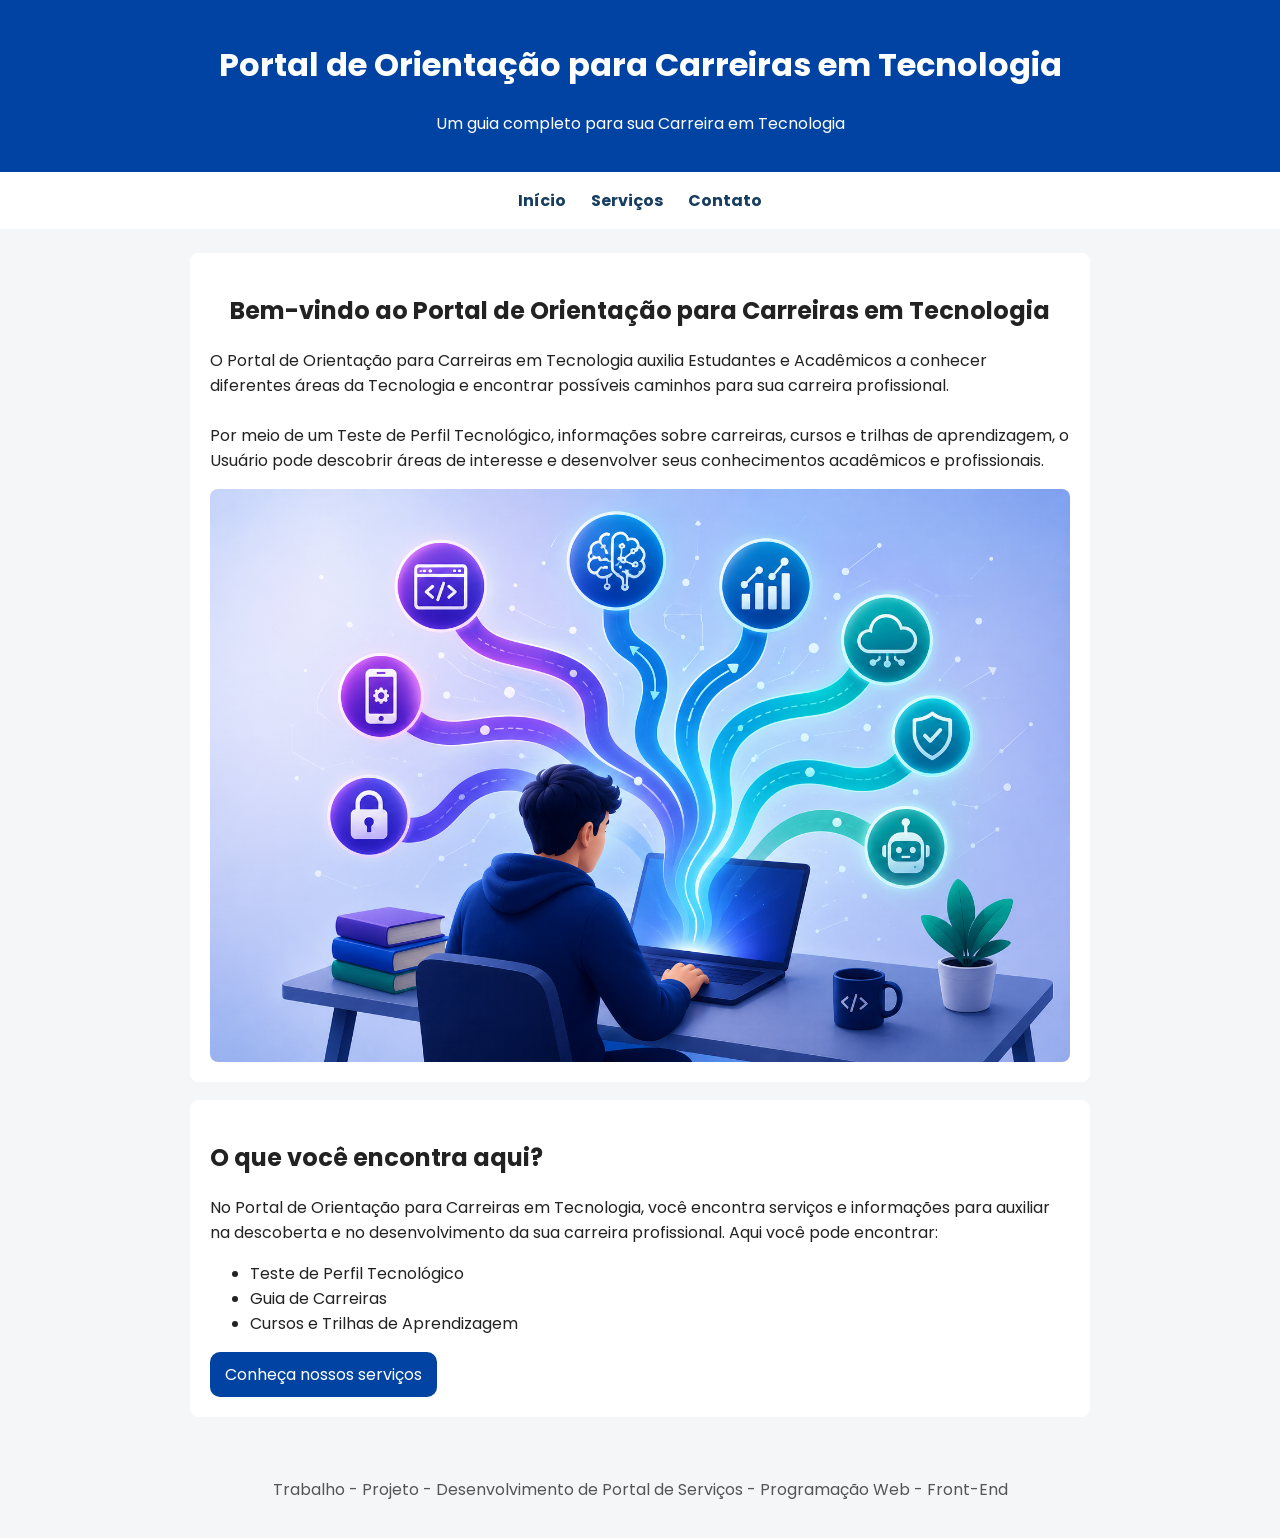
<file: index.html>
<!DOCTYPE html>
<html lang="pt-BR">
<head>
    <meta charset="UTF-8">
    <meta name="viewport" content="width=device-width, initial-scale=1.0">
    <link
    href="https://fonts.googleapis.com/css2?family=Poppins:ital,wght@0,100;0,200;0,300;0,400;0,500;0,600;0,700;0,800;0,900;1,100;1,200;1,300;1,400;1,500;1,600;1,700;1,800;1,900&display=swap" rel="stylesheet" />

    <link rel = "stylesheet" href="css/estilo.css">
    <script src = "js/script.js"></script>

    <title>Portal de Orientação para Carreiras em Tecnologia</title>
    <link rel = "icon" href="img/logo-portal.ico">

</head>

<body>

    <header>
    
    <h1>Portal de Orientação para Carreiras em Tecnologia</h1>

    <p>Um guia completo para sua Carreira em Tecnologia</p>

    </header>

    <nav>
        <a href="index.html">Início</a>
        <a href="servicos.html">Serviços</a>
        <a href="contato.html">Contato</a>
    </nav>

    <main>

        <section class="principal">

            <h2 class="titulo">Bem-vindo ao Portal de Orientação para Carreiras em Tecnologia</h2>

            <p>O Portal de Orientação para Carreiras em Tecnologia auxilia Estudantes e Acadêmicos a conhecer diferentes áreas da Tecnologia e encontrar possíveis caminhos para sua carreira profissional.

            <br><br>Por meio de um Teste de Perfil Tecnológico, informações sobre carreiras, cursos e trilhas de aprendizagem, o Usuário pode descobrir áreas de interesse e desenvolver seus conhecimentos acadêmicos e profissionais.</p>

            <img alt = "Ilustração de uma Pessoa utilizando um notebook, cercada por ícones que representam diferentes áreas da Tecnologia." src = "img/imagem-portal.png">

        </section>

        <section class="informacoes">

            <h2>O que você encontra aqui?</h2>

            <p>No Portal de Orientação para Carreiras em Tecnologia, você encontra serviços e informações para auxiliar na descoberta e no desenvolvimento da sua carreira profissional. Aqui você pode encontrar:</p>

            <ul>
                <li>Teste de Perfil Tecnológico</li>
                <li>Guia de Carreiras</li>
                <li>Cursos e Trilhas de Aprendizagem</li>
            </ul>

            <a class = "orientacao" href="servicos.html">Conheça nossos serviços</a>

        </section>
    </main>

    <footer>

        <p>Trabalho - Projeto - Desenvolvimento de Portal de Serviços - Programação Web - Front-End</p>

    </footer>
</body>
</html>
</file>
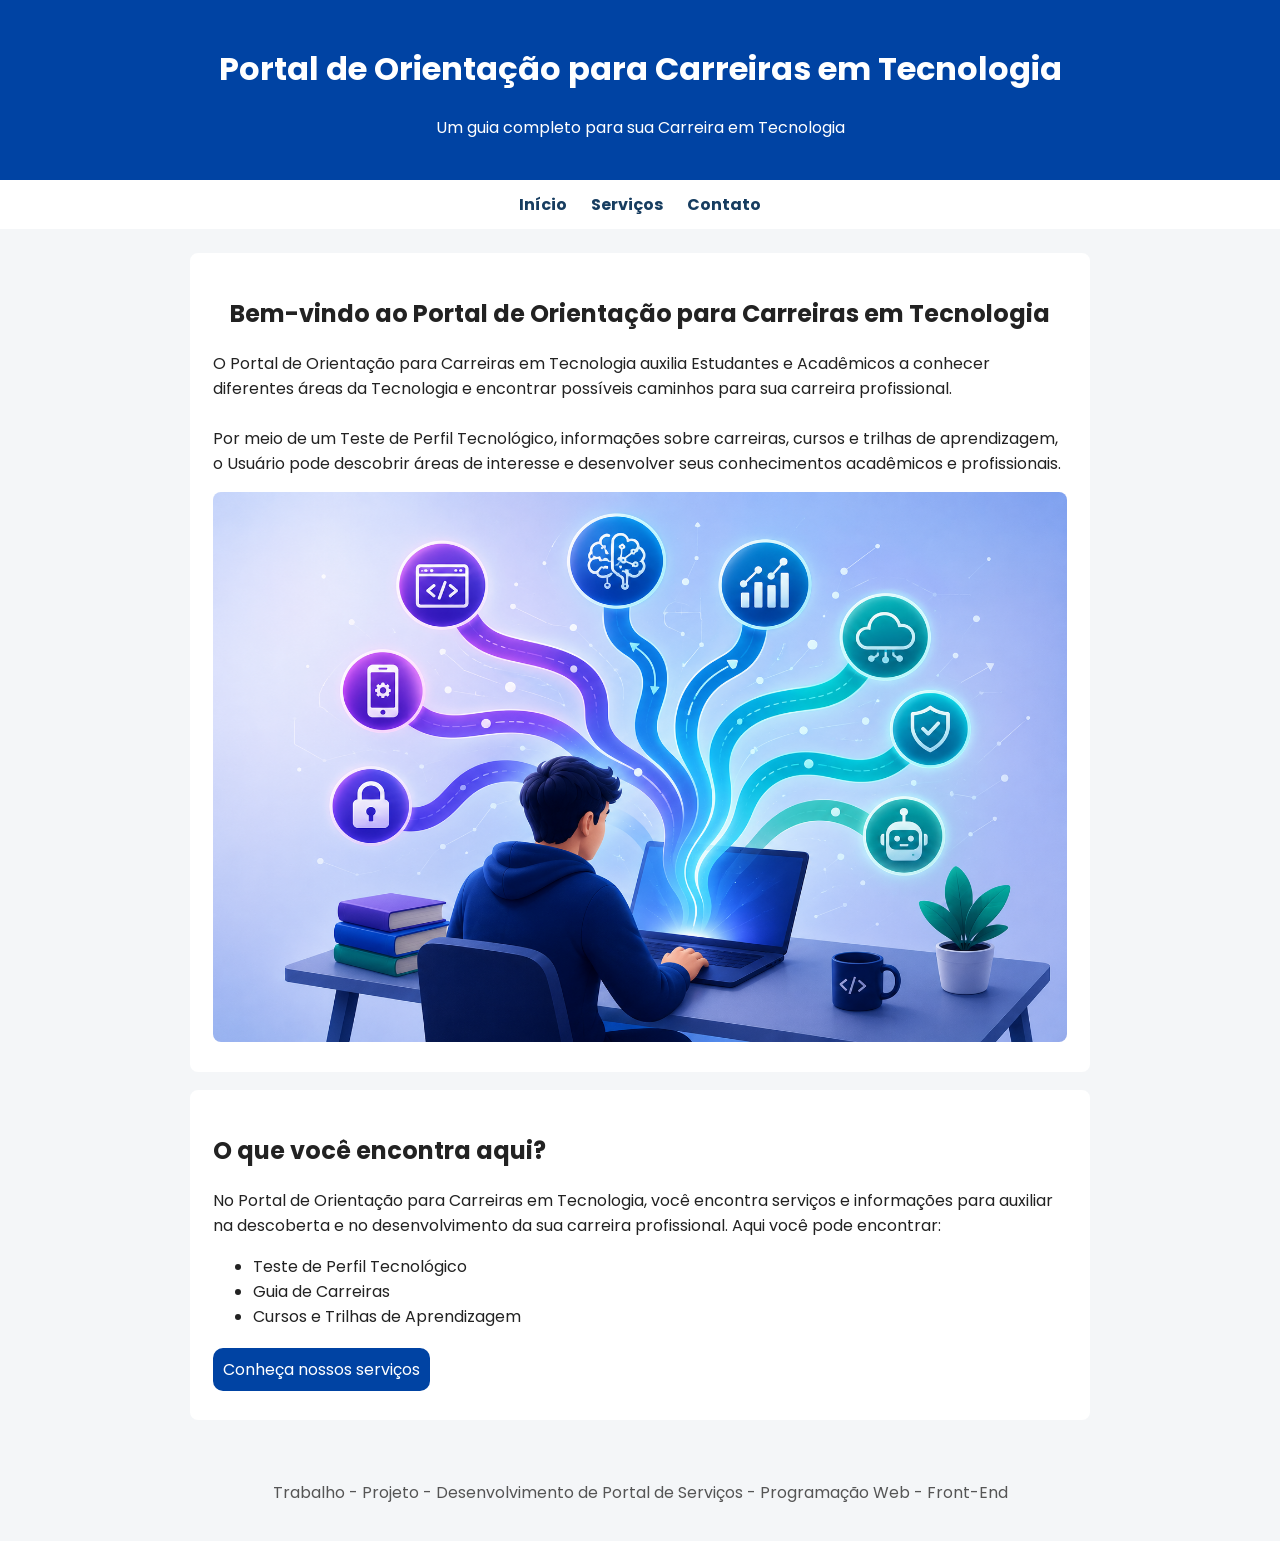
<file: portal-servicos/index.html>
<!DOCTYPE html>
<html lang="pt-BR">
<head>
    <meta charset="UTF-8">
    <meta name="viewport" content="width=device-width, initial-scale=1.0">
    <link
    href="https://fonts.googleapis.com/css2?family=Poppins:ital,wght@0,100;0,200;0,300;0,400;0,500;0,600;0,700;0,800;0,900;1,100;1,200;1,300;1,400;1,500;1,600;1,700;1,800;1,900&display=swap" rel="stylesheet" />
    <link rel="stylesheet" href="css/estilo.css">
    <title>Portal de Orientação para Carreiras em Tecnologia</title>
    <link rel = "icon" href="img/logo-portal.ico">

</head>

<body>

    <header>
    
    <h1>Portal de Orientação para Carreiras em Tecnologia</h1>

    <p>Um guia completo para sua Carreira em Tecnologia</p>

    </header>

    <nav>
        <a href="index.html">Início</a>
        <a href="servicos.html">Serviços</a>
        <a href="contato.html">Contato</a>
    </nav>

    <main>

        <section>

            <h2 class="titulo">Bem-vindo ao Portal de Orientação para Carreiras em Tecnologia</h2>

            <p>O Portal de Orientação para Carreiras em Tecnologia auxilia Estudantes e Acadêmicos a conhecer diferentes áreas da Tecnologia e encontrar possíveis caminhos para sua carreira profissional.

            <br><br>Por meio de um Teste de Perfil Tecnológico, informações sobre carreiras, cursos e trilhas de aprendizagem, o Usuário pode descobrir áreas de interesse e desenvolver seus conhecimentos acadêmicos e profissionais.</p>

            <img alt = "Ilustração de uma Pessoa utilizando um notebook, cercada por ícones que representam diferentes áreas da Tecnologia." src = "img/imagem-portal.png">

        </section>

        <section class="informacoes">

            <h2>O que você encontra aqui?</h2>

            <p>No Portal de Orientação para Carreiras em Tecnologia, você encontra serviços e informações para auxiliar na descoberta e no desenvolvimento da sua carreira profissional. Aqui você pode encontrar:</p>

            <ul>
                <li>Teste de Perfil Tecnológico</li>
                <li>Guia de Carreiras</li>
                <li>Cursos e Trilhas de Aprendizagem</li>
            </ul>

            <a class = "orientacao" href="servicos.html">Conheça nossos serviços</a>

        </section>
    </main>

    <footer>

        <p>Trabalho - Projeto - Desenvolvimento de Portal de Serviços - Programação Web - Front-End</p>

    </footer>
</body>
</html>
</file>
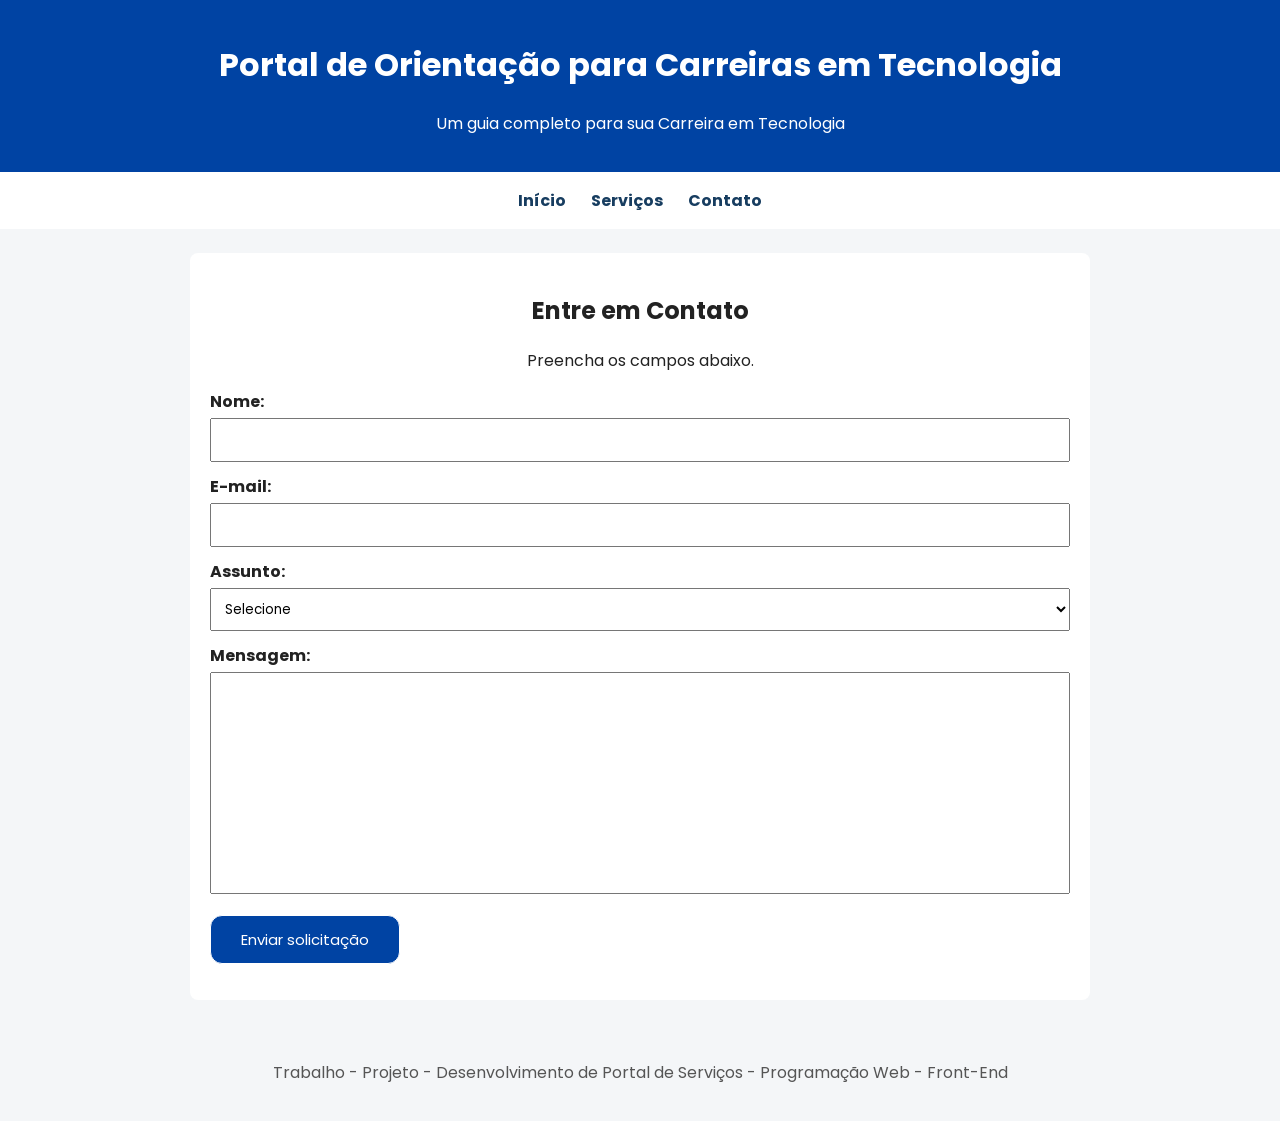
<file: contato.html>
<!DOCTYPE html>
<html lang="pt-BR">

<head>
    <meta charset="UTF-8">
    <meta name="viewport" content="width=device-width, initial-scale=1.0">
    <link
        href="https://fonts.googleapis.com/css2?family=Poppins:ital,wght@0,100;0,200;0,300;0,400;0,500;0,600;0,700;0,800;0,900;1,100;1,200;1,300;1,400;1,500;1,600;1,700;1,800;1,900&display=swap"
        rel="stylesheet" />

    <link rel="stylesheet" href="css/estilo.css">

    <title>Contato - Portal de Orientação para Carreiras em Tecnologia</title>
    <link rel="icon" href="img/logo-portal.ico">

</head>

<body>

    <header>

        <h1>Portal de Orientação para Carreiras em Tecnologia</h1>

        <p>Um guia completo para sua Carreira em Tecnologia</p>

    </header>

    <nav>
        <a href="index.html">Início</a>
        <a href="servicos.html">Serviços</a>
        <a href="contato.html">Contato</a>
    </nav>

    <main>

        <section>

            <h2 class="contato">Entre em Contato</h2>

            <p class="contato">Preencha os campos abaixo.</p>

            <form id="formContato">

                <label for="nome">Nome:</label>
                <input type="text" id="nome" name="nome" required>

                <label for="email">E-mail:</label>
                <input type="email" id="email" name="email" required>

                <label for="assunto">Assunto:</label>

                <select id="assunto" name="assunto" required>
                    <option value="" hidden>Selecione</option>
                    <option value="duvida">Dúvida</option>
                    <option value="solicitacao">Solicitação</option>
                    <option value="sugestao">Sugestão</option>
                </select>

                <label for="mensagem">Mensagem:</label>

                <textarea id="mensagem" name="mensagem" rows="10" required></textarea>

                <button type="submit">Enviar solicitação</button>

                <p id="mensagemForm" aria-live="polite"></p>

            </form>

            <div id="popupValidacao" class="popup-overlay" role="alertdialog" aria-modal="true" aria-labelledby="tituloPopup" aria-describedby="textoPopup" aria-hidden="true">

                <div class="popup-conteudo">

                    <div id="iconePopup" class="popup-icone">✕</div>

                    <h2 id="tituloPopup">Aviso</h2>

                    <p id="textoPopup"></p>

                    <button type="button" id="fecharPopup">
                        Entendi
                    </button>
                    
                </div>

            </div>

        </section>

    </main>

    <footer>

        <p>Trabalho - Projeto - Desenvolvimento de Portal de Serviços - Programação Web - Front-End</p>

    </footer>

    <script src="js/contato.js"></script>

</body>

</html>
</file>
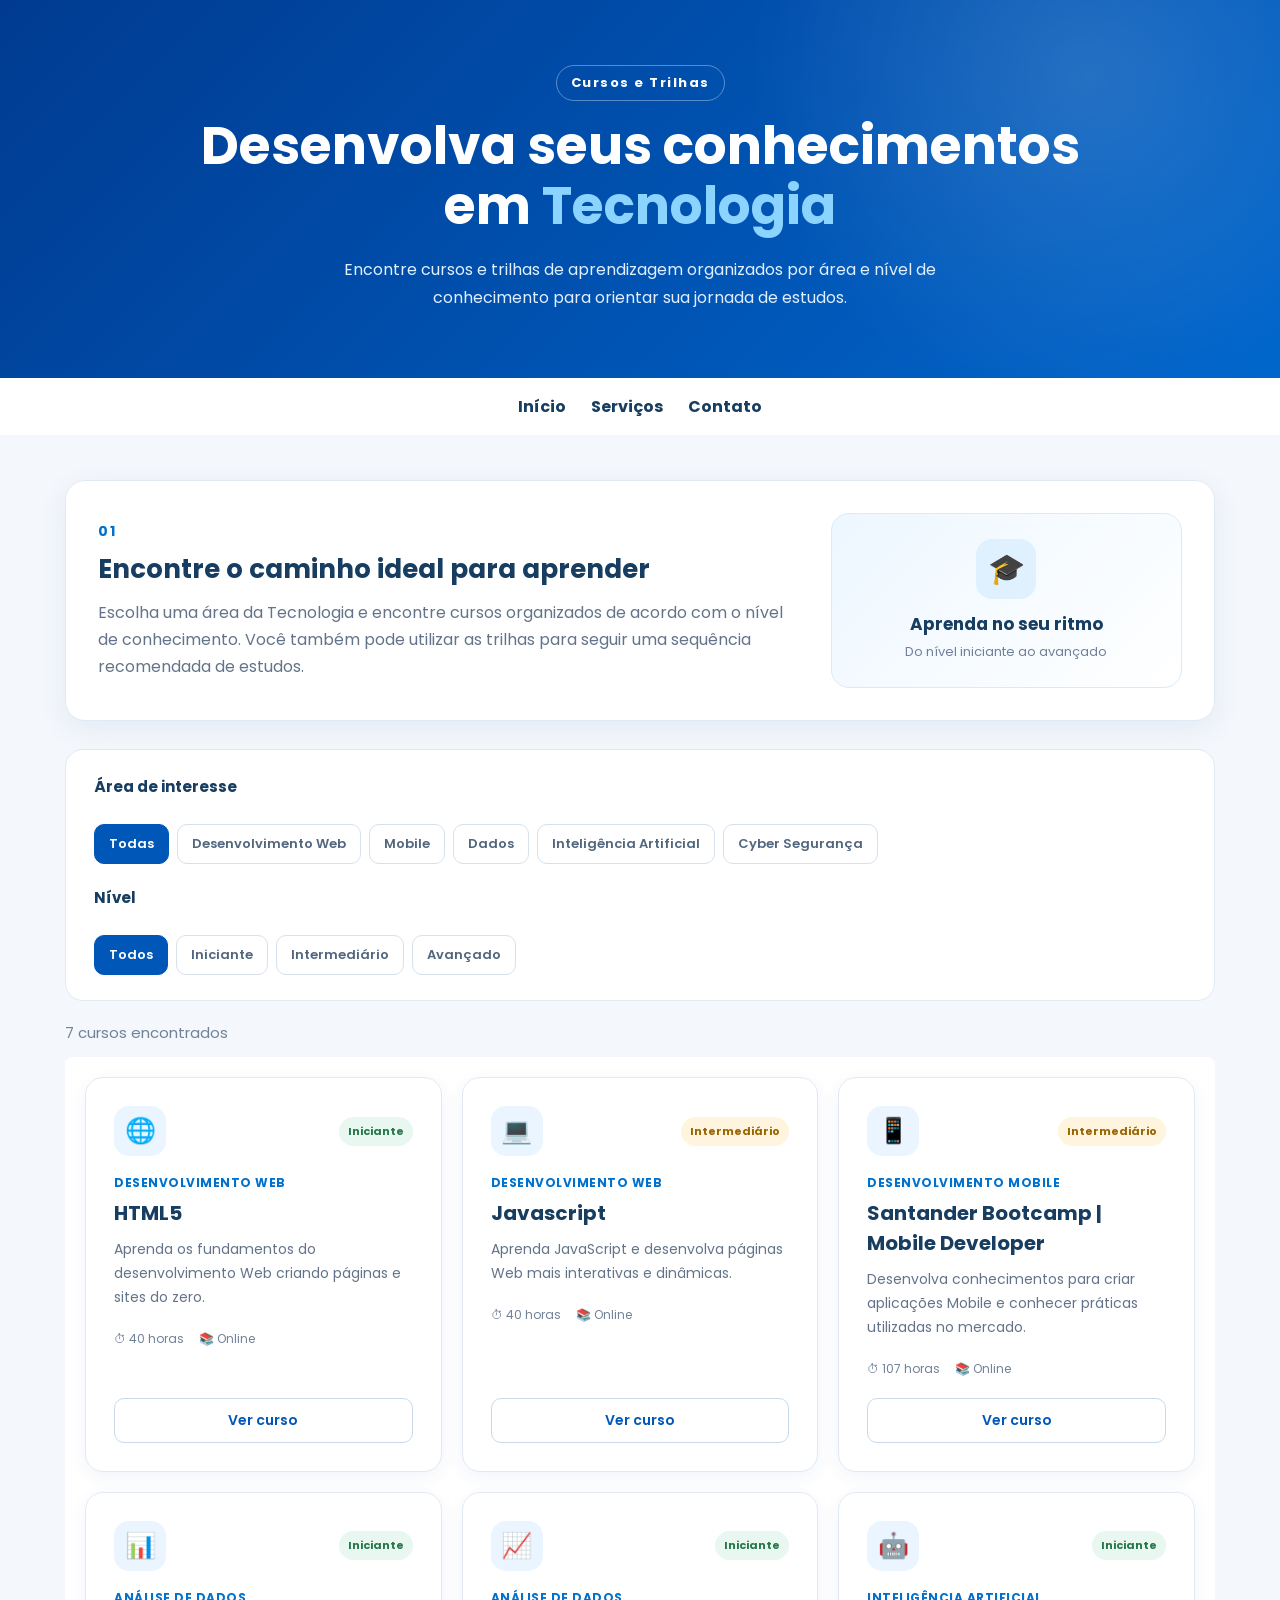
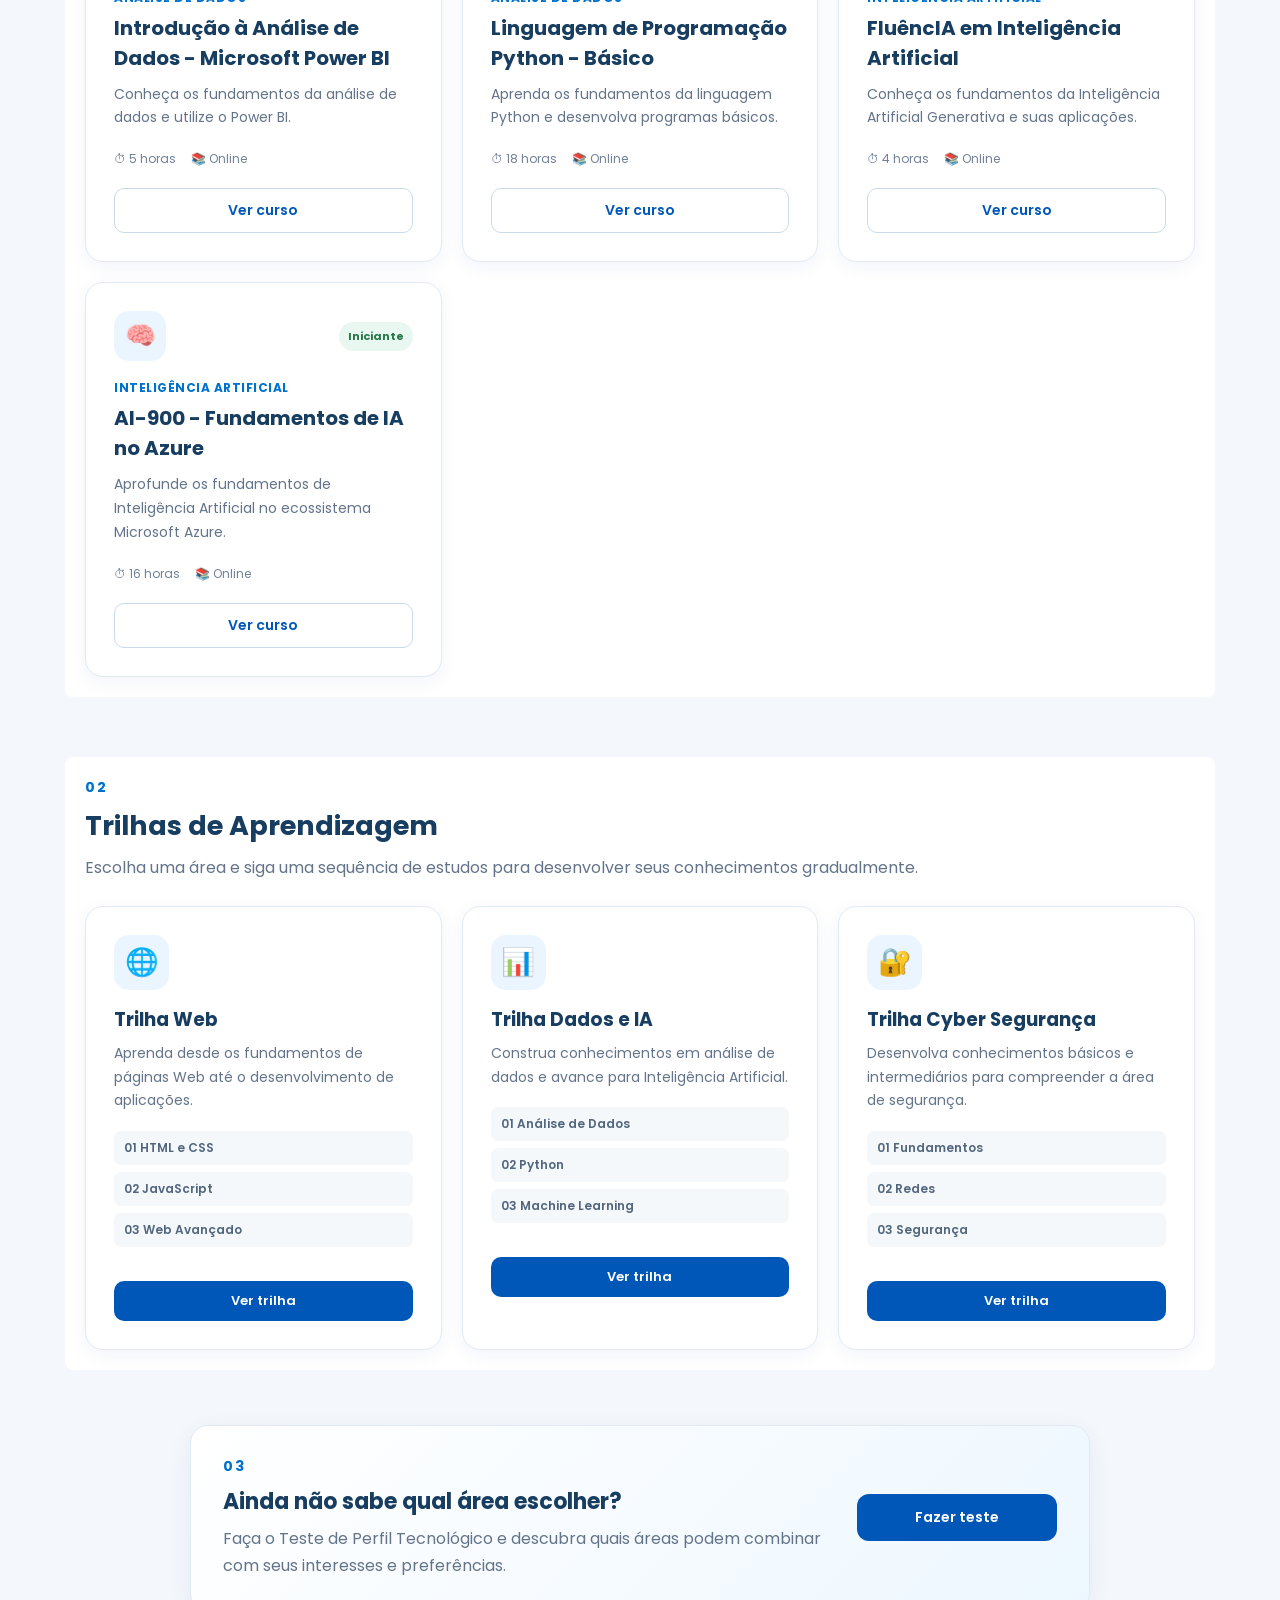
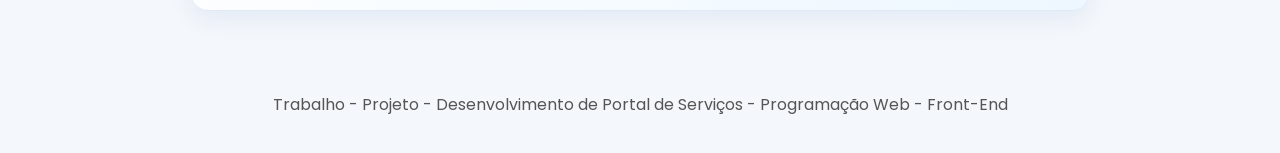
<file: cursotrilha.html>
<!DOCTYPE html>
<html lang="pt-BR">

<head>
    <meta charset="utf-8">
    <meta name="viewport" content="width=device-width, initial-scale=1.0">

    <title>Cursos e Trilhas de Aprendizagem</title>

    <link
        href="https://fonts.googleapis.com/css2?family=Poppins:wght@400;500;600;700&display=swap"
        rel="stylesheet"
    >

    <link href="css/estilo.css" rel="stylesheet">
    <link href="css/cursotrilha.css" rel="stylesheet">
    <link href="img/logo-portal.ico" rel="icon">
</head>

<body>

    <!-- Cabeçalho -->
    <header class="cabecalho-cursos">
        <div class="cabecalho-cursos-conteudo">

            <span class="etiqueta-cursos">
                Cursos e Trilhas
            </span>

            <h1>
                Desenvolva seus conhecimentos em
                <span>Tecnologia</span>
            </h1>

            <p>
                Encontre cursos e trilhas de aprendizagem organizados
                por área e nível de conhecimento para orientar sua jornada
                de estudos.
            </p>

        </div>
    </header>


    <!-- Menu -->
    <nav class="menu-cursos">

        <a href="index.html">Início</a>
        <a href="servicos.html">Serviços</a>
        <a href="contato.html">Contato</a>

    </nav>


    <main>

        <!-- Introdução -->
        <section class="introducao-cursos">

            <div>

                <span class="numero-secao">
                    01
                </span>

                <h2>
                    Encontre o caminho ideal para aprender
                </h2>

                <p>
                    Escolha uma área da Tecnologia e encontre cursos
                    organizados de acordo com o nível de conhecimento.
                    Você também pode utilizar as trilhas para seguir
                    uma sequência recomendada de estudos.
                </p>

            </div>

            <div class="destaque-aprendizado">

                <div class="icone-destaque">
                    🎓
                </div>

                <strong>
                    Aprenda no seu ritmo
                </strong>

                <span>
                    Do nível iniciante ao avançado
                </span>

            </div>

        </section>


        <!-- Filtros -->
        <section class="filtros-cursos">

            <div class="filtro-grupo">

                <h3>
                    Área de interesse
                </h3>

                <div class="botoes-filtro">

                    <button
                        class="filtro-curso ativo"
                        data-filtro-area="todas"
                        type="button"
                    >
                        Todas
                    </button>

                    <button
                        class="filtro-curso"
                        data-filtro-area="web"
                        type="button"
                    >
                        Desenvolvimento Web
                    </button>

                    <button
                        class="filtro-curso"
                        data-filtro-area="mobile"
                        type="button"
                    >
                        Mobile
                    </button>

                    <button
                        class="filtro-curso"
                        data-filtro-area="dados"
                        type="button"
                    >
                        Dados
                    </button>

                    <button
                        class="filtro-curso"
                        data-filtro-area="ia"
                        type="button"
                    >
                        Inteligência Artificial
                    </button>

                    <button
                        class="filtro-curso"
                        data-filtro-area="seguranca"
                        type="button"
                    >
                        Cyber Segurança
                    </button>

                </div>

            </div>


            <div class="filtro-grupo">

                <h3>
                    Nível
                </h3>

                <div class="botoes-filtro">

                    <button
                        class="filtro-nivel ativo"
                        data-filtro-nivel="todos"
                        type="button"
                    >
                        Todos
                    </button>

                    <button
                        class="filtro-nivel"
                        data-filtro-nivel="iniciante"
                        type="button"
                    >
                        Iniciante
                    </button>

                    <button
                        class="filtro-nivel"
                        data-filtro-nivel="intermediario"
                        type="button"
                    >
                        Intermediário
                    </button>

                    <button
                        class="filtro-nivel"
                        data-filtro-nivel="avancado"
                        type="button"
                    >
                        Avançado
                    </button>

                </div>

            </div>

        </section>


        <!-- Resultado -->
        <div class="resultado-cursos">

            <span id="contadorCursos">
                10 cursos encontrados
            </span>

        </div>


        <!-- Cursos -->
        <section class="lista-cursos" id="listaCursos">

            <!-- Curso 1 -->
            <article
                class="card-curso"
                data-area="web"
                data-nivel="iniciante"
            >

                <div class="curso-topo">

                    <div class="icone-curso">
                        🌐
                    </div>

                    <span class="nivel-curso iniciante">
                    Iniciante
                    </span>

                </div>

                <span class="categoria-curso">
                    Desenvolvimento Web
                </span>

                <h3>
                    HTML5
                </h3>

                <p>
                    Aprenda os fundamentos do desenvolvimento Web
                    criando páginas e sites do zero.
                </p>

                <div class="informacoes-curso">

                    <span>⏱ 40 horas</span>
                    <span>📚 Online</span>

                </div>

                <button
                    class="botao-curso"
                    data-curso="htmlcss"
                    type="button"
                >
                    Ver curso
                </button>

            </article>


            <!-- Curso 2 -->
            <article
                class="card-curso"
                data-area="web"
                data-nivel="intermediario"
            >

                <div class="curso-topo">

                    <div class="icone-curso">
                        💻
                    </div>

                    <span class="nivel-curso intermediario">
                    Intermediário
                    </span>

                </div>

                <span class="categoria-curso">
                    Desenvolvimento Web
                </span>

                <h3>
                    Javascript
                </h3>

                <p>
                    Aprenda JavaScript e desenvolva páginas Web
                    mais interativas e dinâmicas.
                </p>

                <div class="informacoes-curso">

                    <span>⏱ 40 horas</span>
                    <span>📚 Online</span>

                </div>

                <button
                    class="botao-curso"
                    data-curso="javascript"
                    type="button"
                >
                    Ver curso
                </button>

            </article>


            <!-- Curso 3 -->
            <article
                class="card-curso"
                data-area="mobile"
                data-nivel="intermediario"
            >

                <div class="curso-topo">

                    <div class="icone-curso">
                        📱
                    </div>

                    <span class="nivel-curso intermediario">
                        Intermediário
                    </span>

                </div>

                <span class="categoria-curso">
                    Desenvolvimento Mobile
                </span>

                <h3>
                    Santander Bootcamp | Mobile Developer
                </h3>

                <p>
                    Desenvolva conhecimentos para criar aplicações Mobile
                    e conhecer práticas utilizadas no mercado.
                </p>

                <div class="informacoes-curso">

                    <span>⏱ 107 horas</span>
                    <span>📚 Online</span>

                </div>

                <button
                    class="botao-curso"
                    data-curso="flutter"
                    type="button"
                >
                    Ver curso
                </button>

            </article>


            <!-- Curso 4 -->
            <article
                class="card-curso"
                data-area="dados"
                data-nivel="iniciante"
            >

                <div class="curso-topo">

                    <div class="icone-curso">
                        📊
                    </div>

                    <span class="nivel-curso iniciante">
                        Iniciante
                    </span>

                </div>

                <span class="categoria-curso">
                    Análise de Dados
                </span>

                <h3>
                    Introdução à Análise de Dados - Microsoft Power BI
                </h3>

                <p>
                    Conheça os fundamentos da análise de dados
                    e utilize o Power BI.
                </p>

                <div class="informacoes-curso">

                    <span>⏱ 5 horas</span>
                    <span>📚 Online</span>

                </div>

                <button
                    class="botao-curso"
                    data-curso="dados"
                    type="button"
                >
                    Ver curso
                </button>

            </article>


            <!-- Curso 5 -->
            <article
                class="card-curso"
                data-area="dados"
                data-nivel="iniciante"
            >

                <div class="curso-topo">

                    <div class="icone-curso">
                        📈
                    </div>

                    <span class="nivel-curso iniciante">
                        Iniciante
                    </span>

                </div>

                <span class="categoria-curso">
                    Análise de Dados
                </span>

                <h3>
                    Linguagem de Programação Python - Básico
                </h3>

                <p>
                    Aprenda os fundamentos da linguagem Python
                    e desenvolva programas básicos.
                </p>

                <div class="informacoes-curso">

                    <span>⏱ 18 horas</span>
                    <span>📚 Online</span>

                </div>

                <button
                    class="botao-curso"
                    data-curso="python"
                    type="button"
                >
                    Ver curso
                </button>

            </article>


            <!-- Curso 6 -->
            <article
                class="card-curso"
                data-area="ia"
                data-nivel="iniciante"
            >

                <div class="curso-topo">

                    <div class="icone-curso">
                        🤖
                    </div>

                    <span class="nivel-curso iniciante">
                        Iniciante
                    </span>

                </div>

                <span class="categoria-curso">
                    Inteligência Artificial
                </span>

                <h3>
                    FluêncIA em Inteligência Artificial
                </h3>

                <p>
                    Conheça os fundamentos da Inteligência Artificial
                    Generativa e suas aplicações.
                </p>

                <div class="informacoes-curso">

                    <span>⏱ 4 horas</span>
                    <span>📚 Online</span>

                </div>

                <button
                    class="botao-curso"
                    data-curso="ia"
                    type="button"
                >
                    Ver curso
                </button>

            </article>


            <!-- Curso 7 -->
            <article
                class="card-curso"
                data-area="ia"
                data-nivel="iniciante"
            >

                <div class="curso-topo">

                    <div class="icone-curso">
                        🧠
                    </div>

                    <span class="nivel-curso iniciante">
                        Iniciante
                    </span>

                </div>

                <span class="categoria-curso">
                    Inteligência Artificial
                </span>

                <h3>
                    AI-900 - Fundamentos de IA no Azure
                </h3>

                <p>
                    Aprofunde os fundamentos de Inteligência Artificial
                    no ecossistema Microsoft Azure.
                </p>

                <div class="informacoes-curso">

                    <span>⏱ 16 horas</span>
                    <span>📚 Online</span>

                </div>

                <button
                    class="botao-curso"
                    data-curso="machinelearning"
                    type="button"
                >
                    Ver curso
                </button>

            </article>

        </section>


        <!-- Sem resultados -->
        <section class="sem-cursos" id="semCursos">

            <div>
                🔎
            </div>

            <h3>
                Nenhum curso encontrado
            </h3>

            <p>
                Tente selecionar outros filtros para encontrar
                cursos disponíveis.
            </p>

        </section>


        <!-- Trilhas -->
        <section class="secao-trilhas">

            <div class="titulo-secao">

                <span class="numero-secao">
                    02
                </span>

                <h2>
                    Trilhas de Aprendizagem
                </h2>

                <p>
                    Escolha uma área e siga uma sequência de estudos
                    para desenvolver seus conhecimentos gradualmente.
                </p>

            </div>


            <div class="trilhas">

                <article class="card-trilha">

                    <div class="icone-trilha">
                        🌐
                    </div>

                    <h3>
                        Trilha Web
                    </h3>

                    <p>
                        Aprenda desde os fundamentos de páginas Web
                        até o desenvolvimento de aplicações.
                    </p>

                    <div class="etapas-trilha">

                        <span>01 HTML e CSS</span>
                        <span>02 JavaScript</span>
                        <span>03 Web Avançado</span>

                    </div>

                    <button
                        class="botao-trilha"
                        data-trilha="web"
                        type="button"
                    >
                        Ver trilha
                    </button>

                </article>


                <article class="card-trilha">

                    <div class="icone-trilha">
                        📊
                    </div>

                    <h3>
                        Trilha Dados e IA
                    </h3>

                    <p>
                        Construa conhecimentos em análise de dados
                        e avance para Inteligência Artificial.
                    </p>

                    <div class="etapas-trilha">

                        <span>01 Análise de Dados</span>
                        <span>02 Python</span>
                        <span>03 Machine Learning</span>

                    </div>

                    <button
                        class="botao-trilha"
                        data-trilha="dados"
                        type="button"
                    >
                        Ver trilha
                    </button>

                </article>


                <article class="card-trilha">

                    <div class="icone-trilha">
                        🔐
                    </div>

                    <h3>
                        Trilha Cyber Segurança
                    </h3>

                    <p>
                        Desenvolva conhecimentos básicos e intermediários
                        para compreender a área de segurança.
                    </p>

                    <div class="etapas-trilha">

                        <span>01 Fundamentos</span>
                        <span>02 Redes</span>
                        <span>03 Segurança</span>

                    </div>

                    <button
                        class="botao-trilha"
                        data-trilha="seguranca"
                        type="button"
                    >
                        Ver trilha
                    </button>

                </article>

            </div>

        </section>


        <!-- Próximo passo -->
        <section class="proximo-passo">

            <div>

                <span class="numero-secao">
                    03
                </span>

                <h2>
                    Ainda não sabe qual área escolher?
                </h2>

                <p>
                    Faça o Teste de Perfil Tecnológico e descubra
                    quais áreas podem combinar com seus interesses
                    e preferências.
                </p>

            </div>

            <a
                class="botao-destaque"
                href="testeperfil.html"
            >
                Fazer teste
            </a>

        </section>

    </main>


    <!-- Modal Curso -->
    <div
        aria-hidden="true"
        class="modal-cursos"
        id="modalCurso"
    >

        <div class="modal-curso-conteudo">

            <button
                aria-label="Fechar"
                class="fechar-modal-curso"
                id="fecharModalCurso"
                type="button"
            >
                ×
            </button>

            <div
                class="modal-icone"
                id="modalIconeCurso"
            >
                🎓
            </div>

            <span
                class="modal-categoria"
                id="modalCategoriaCurso"
            >
                Curso
            </span>

            <h2 id="modalTituloCurso">
                Curso
            </h2>

            <p
                class="modal-descricao"
                id="modalDescricaoCurso"
            >
            </p>

            <div class="detalhes-curso">

                <div class="detalhe">

                    <strong>
                        Nível
                    </strong>

                    <span id="modalNivelCurso">
                    </span>

                </div>

                <div class="detalhe">

                    <strong>
                        Duração
                    </strong>

                    <span id="modalDuracaoCurso">
                    </span>

                </div>

                <div class="detalhe">

                    <strong>
                        Modalidade
                    </strong>

                    <span id="modalModalidadeCurso">
                    </span>

                </div>

            </div>


            <div class="conteudo-curso">

                <h3>
                    O que você aprenderá
                </h3>

                <p id="modalConteudoCurso">
                </p>

            </div>

            <button
                class="botao-modal"
                id="botaoComecarCurso"
                type="button"
            >
                Começar curso
            </button>

        </div>

    </div>


    <!-- Modal Trilha -->
    <div
        aria-hidden="true"
        class="modal-cursos"
        id="modalTrilha"
    >

        <div class="modal-curso-conteudo">

            <button
                aria-label="Fechar"
                class="fechar-modal-curso"
                id="fecharModalTrilha"
                type="button"
            >
                ×
            </button>

            <div
                class="modal-icone"
                id="modalIconeTrilha"
            >
                🧭
            </div>

            <span class="modal-categoria">
                Trilha de Aprendizagem
            </span>

            <h2 id="modalTituloTrilha">
                Trilha
            </h2>

            <p
                class="modal-descricao"
                id="modalDescricaoTrilha"
            >
            </p>

            <div
                class="passos-trilha-modal"
                id="passosTrilha"
            >
            </div>

        </div>

    </div>


    <!-- Rodapé -->
    <footer>

        <p>
            Trabalho - Projeto - Desenvolvimento de Portal de Serviços -
            Programação Web - Front-End
        </p>

    </footer>


    <script src="js/cursotrilha.js"></script>

</body>

</html>
</file>
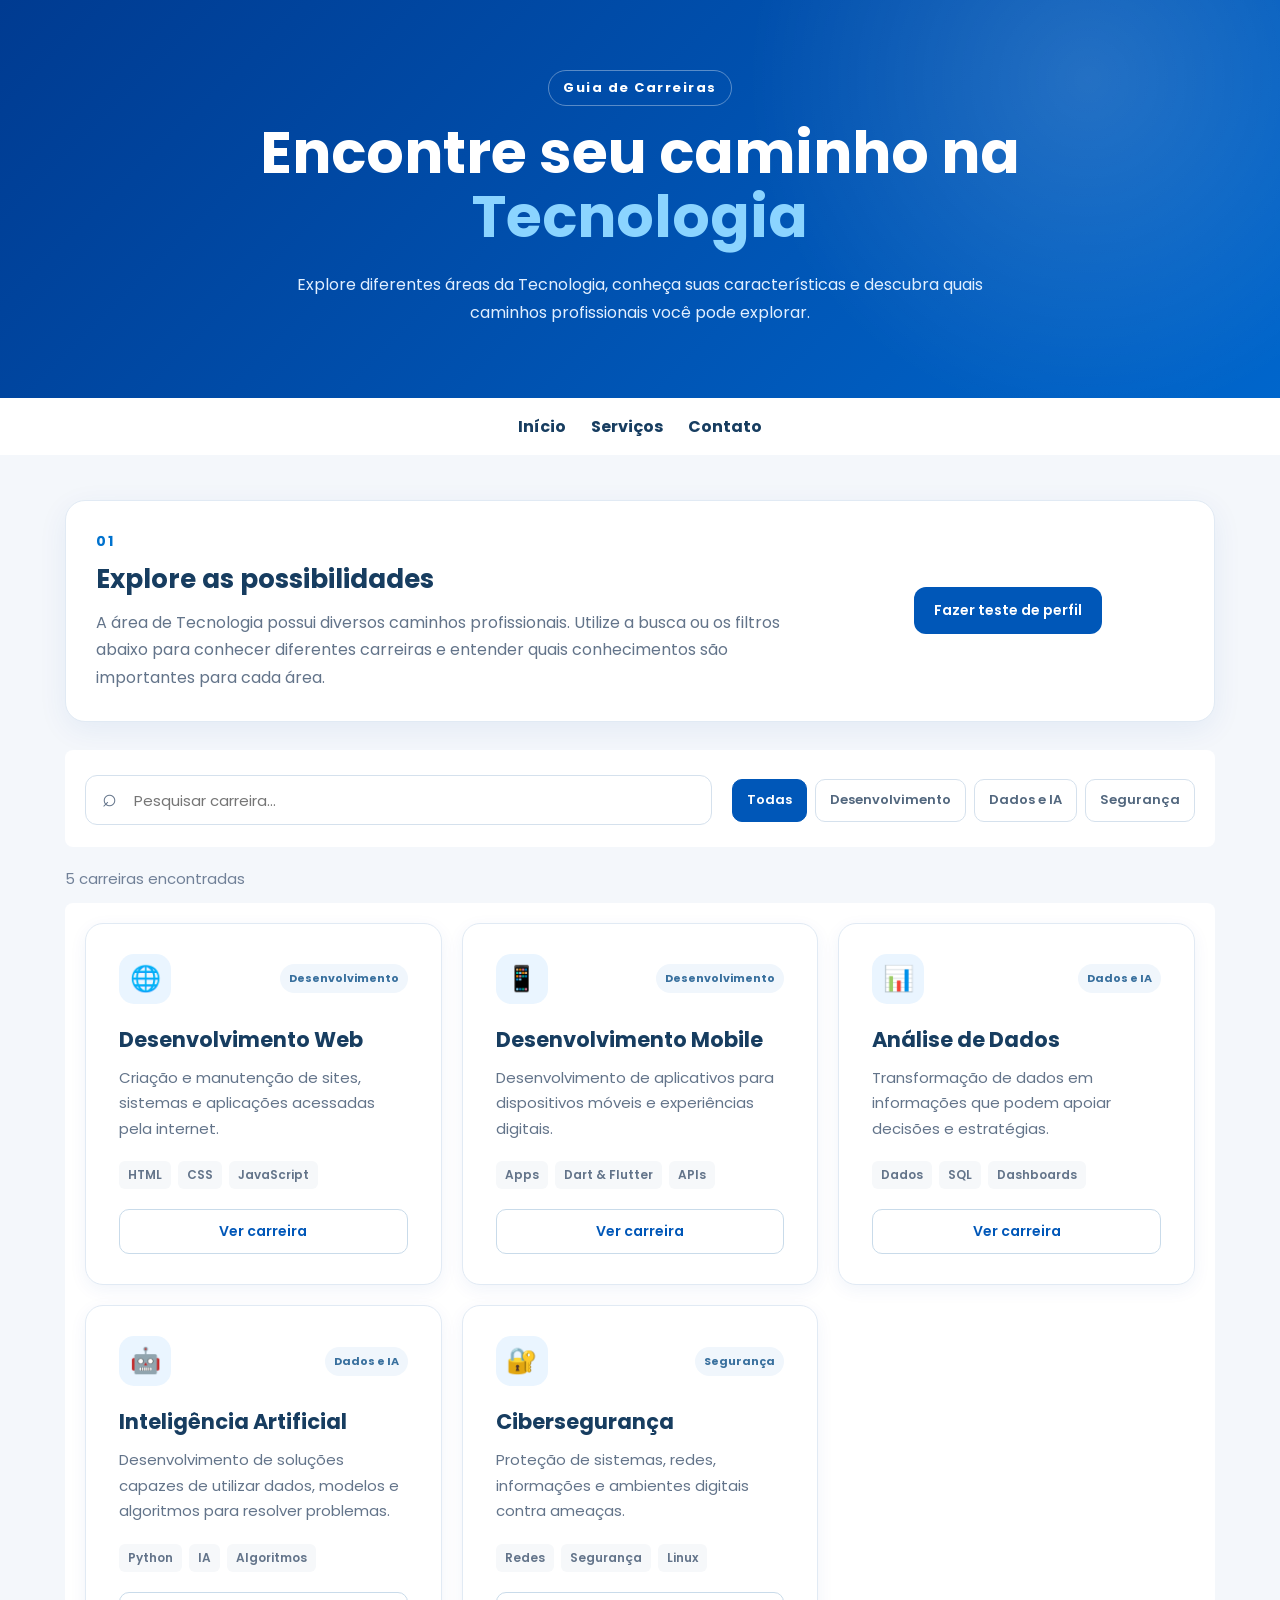
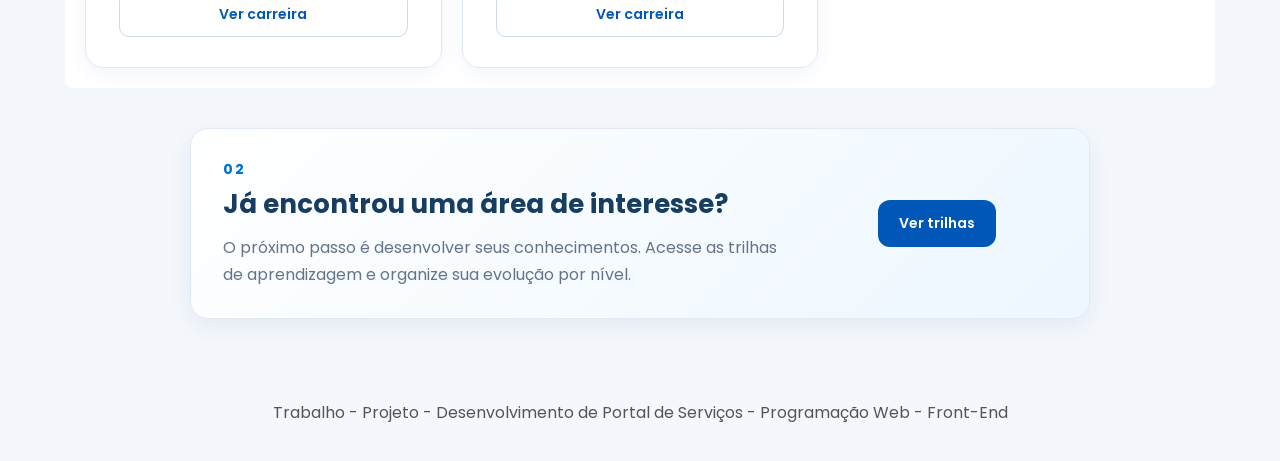
<file: guiacarreira.html>
<!DOCTYPE html>
<html lang="pt-BR">

<head>
    <meta charset="UTF-8">
    <meta name="viewport" content="width=device-width, initial-scale=1.0">

    <title>Guia de Carreiras em Tecnologia</title>

    <link
        href="https://fonts.googleapis.com/css2?family=Poppins:wght@400;500;600;700&display=swap"
        rel="stylesheet">

    <link rel="stylesheet" href="css/estilo.css">
    <link rel="stylesheet" href="css/guiacarreira.css">

    <link rel="icon" href="img/logo-portal.ico">
</head>

<body>

    <header class="cabecalho-guia">

        <div class="cabecalho-conteudo">

            <span class="etiqueta">Guia de Carreiras</span>

            <h1>
                Encontre seu caminho na
                <span>Tecnologia</span>
            </h1>

            <p>
                Explore diferentes áreas da Tecnologia, conheça suas
                características e descubra quais caminhos profissionais você pode explorar.
            </p>

        </div>

    </header>


    <!-- Menu -->
    <nav class="menu">

        <a href="index.html">Início</a>
        <a href="servicos.html">Serviços</a>
        <a href="contato.html">Contato</a>

    </nav>


    <main>

        <!-- Introdução -->
        <section class="introducao">

            <div>

                <span class="numero-secao">01</span>

                <h2>Explore as possibilidades</h2>

                <p>A área de Tecnologia possui diversos caminhos profissionais.
                Utilize a busca ou os filtros abaixo para conhecer diferentes
                carreiras e entender quais conhecimentos são importantes
                para cada área.</p>

            </div>

            <a href="testeperfil.html" class="botao-destaque">
                Fazer teste de perfil
            </a>

        </section>


        <!-- Busca -->
        <section class="ferramentas">

            <div class="campo-busca">

                <span class="icone-busca">⌕</span>

                <input type="search" id="buscaCarreira" placeholder="Pesquisar carreira..." autocomplete="off">

            </div>


            <div class="filtros" id="filtros">

                <button class="filtro ativo" data-filtro="todos" type="button">
                Todas
                </button>

                <button class="filtro" data-filtro="desenvolvimento" type="button">
                Desenvolvimento
                </button>

                <button class="filtro" data-filtro="dados" type="button">
                Dados e IA
                </button>

                <button class="filtro" data-filtro="seguranca" type="button">
                Segurança
                </button>

            </div>

        </section>


        <!-- Contador -->
        <div class="resultado-busca">

            <span id="contadorCarreiras">5 carreiras encontradas</span>

        </div>


        <!-- Carreiras -->
        <section class="carreiras" id="listaCarreiras">


            <!-- Desenvolvimento Web -->
            <article
                class="card-carreira"
                data-categoria="desenvolvimento"
                data-nome="Desenvolvimento Web"
            >

                <div class="card-topo">

                    <div class="icone-carreira">🌐</div>

                    <span class="nivel">
                        Desenvolvimento
                    </span>

                </div>

                <h3>Desenvolvimento Web</h3>

                <p>
                    Criação e manutenção de sites, sistemas e aplicações
                    acessadas pela internet.
                </p>

                <div class="habilidades">

                    <span>HTML</span>
                    <span>CSS</span>
                    <span>JavaScript</span>

                </div>

                <button
                    class="botao-detalhes"
                    type="button"
                    data-carreira="web"
                >
                    Ver carreira
                </button>

            </article>


            <!-- Desenvolvimento Mobile -->
            <article
                class="card-carreira"
                data-categoria="desenvolvimento"
                data-nome="Desenvolvimento Mobile"
            >

                <div class="card-topo">

                    <div class="icone-carreira">📱</div>

                    <span class="nivel">
                        Desenvolvimento
                    </span>

                </div>

                <h3>Desenvolvimento Mobile</h3>

                <p>
                    Desenvolvimento de aplicativos para dispositivos
                    móveis e experiências digitais.
                </p>

                <div class="habilidades">

                    <span>Apps</span>
                    <span>Dart & Flutter</span>
                    <span>APIs</span>

                </div>

                <button
                    class="botao-detalhes"
                    type="button"
                    data-carreira="mobile"
                >
                    Ver carreira
                </button>

            </article>


            <!-- Análise de Dados -->
            <article
                class="card-carreira"
                data-categoria="dados"
                data-nome="Análise de Dados"
            >

                <div class="card-topo">

                    <div class="icone-carreira">📊</div>

                    <span class="nivel">
                        Dados e IA
                    </span>

                </div>

                <h3>Análise de Dados</h3>

                <p>
                    Transformação de dados em informações que podem apoiar
                    decisões e estratégias.
                </p>

                <div class="habilidades">

                    <span>Dados</span>
                    <span>SQL</span>
                    <span>Dashboards</span>

                </div>

                <button class="botao-detalhes" type="button" data-carreira="dados">
                Ver carreira
                </button>

            </article>


            <!-- Inteligência Artificial -->
            <article
                class="card-carreira"
                data-categoria="dados"
                data-nome="Inteligência Artificial"
            >

                <div class="card-topo">

                    <div class="icone-carreira">🤖</div>

                    <span class="nivel">
                        Dados e IA
                    </span>

                </div>

                <h3>Inteligência Artificial</h3>

                <p>Desenvolvimento de soluções capazes de utilizar dados,
                modelos e algoritmos para resolver problemas.</p>

                <div class="habilidades">

                    <span>Python</span>
                    <span>IA</span>
                    <span>Algoritmos</span>

                </div>

                <button class="botao-detalhes" type="button"data-carreira="ia">
                Ver carreira
                </button>

            </article>


            <!-- Cyber Segurança -->
            <article
                class="card-carreira"
                data-categoria="seguranca"
                data-nome="Cyber Segurança"
            >

                <div class="card-topo">

                    <div class="icone-carreira">🔐</div>

                    <span class="nivel">
                        Segurança
                    </span>

                </div>

                <h3>Cibersegurança</h3>

                <p>Proteção de sistemas, redes, informações e ambientes
                digitais contra ameaças.</p>

                <div class="habilidades">

                    <span>Redes</span>
                    <span>Segurança</span>
                    <span>Linux</span>

                </div>

                <button class="botao-detalhes" type="button" data-carreira="seguranca">
                Ver carreira
                </button>

            </article>


        </section>


        <!-- Mensagem quando não encontra -->
        <div class="sem-resultados" id="semResultados">

            <div>🔎</div>

            <h3>Nenhuma carreira encontrada</h3>

            <p>Tente pesquisar por outro termo ou remover os filtros.</p>

        </div>


        <!-- Próximo passo -->
        <section class="proximo-passo">

            <div>

                <span class="numero-secao">02</span>

                <h2>Já encontrou uma área de interesse?</h2>

                <p>O próximo passo é desenvolver seus conhecimentos.
                Acesse as trilhas de aprendizagem e organize sua
                evolução por nível.</p>

            </div>

            <a href="cursotrilha.html" class="botao-destaque">
            Ver trilhas
            </a>

        </section>

    </main>


    <!-- Modal -->
    <div class="modal" id="modalCarreira" aria-hidden="true">

        <div class="modal-conteudo" role="dialog" aria-modal="true" aria-labelledby="modalTitulo">

            <button class="fechar-modal" id="fecharModal" type="button" aria-label="Fechar">
            ×
            </button>


            <div class="modal-icone" id="modalIcone">
                🌐
            </div>

            <span class="modal-categoria" id="modalCategoria">
                Desenvolvimento
            </span>

            <h2 id="modalTitulo">
                Desenvolvimento Web
            </h2>

            <p
                class="modal-descricao"
                id="modalDescricao"
            ></p>


            <div class="informacoes-carreira">

                <div class="info">

                    <h3>Responsabilidades</h3>

                    <p id="modalResponsabilidades"></p>

                </div>


                <div class="info">

                    <h3>Mercado de trabalho</h3>

                    <p id="modalMercado"></p>

                </div>


                <div class="info">

                    <h3>Faixa salarial</h3>

                    <p id="modalSalario"></p>

                </div>


                <div class="info">

                    <h3>Tendências</h3>

                    <p id="modalTendencias"></p>

                </div>

            </div>


            <div class="modal-acoes">

                <a href="cursotrilha.html" class="botao-destaque">
                Ver trilhas de aprendizagem
                </a>

            </div>

        </div>

    </div>

    <footer>

        <p>
            Trabalho - Projeto - Desenvolvimento de Portal de Serviços -
            Programação Web - Front-End
        </p>

    </footer>


    <script src="js/guiacarreira.js"></script>

</body>

</html>
</file>
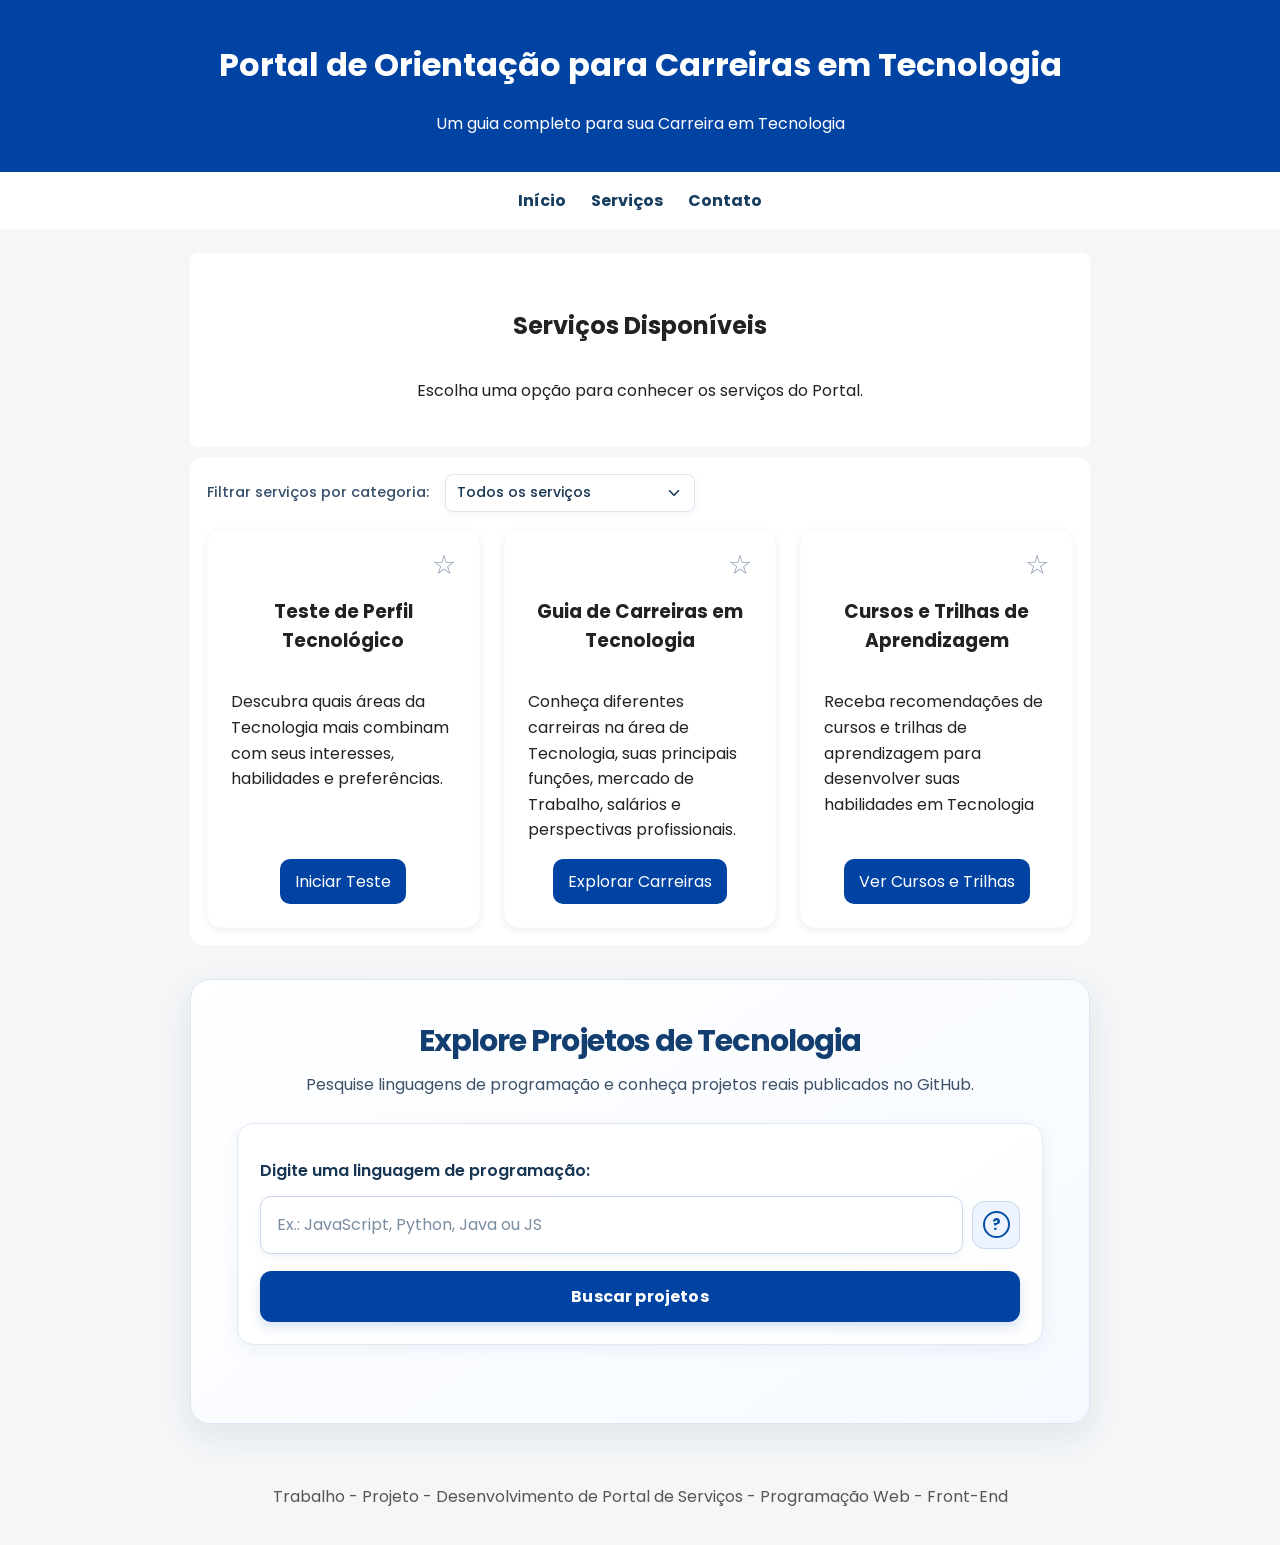
<file: servicos.html>
<!DOCTYPE html>
<html lang="pt-BR">

<head>
    <meta charset="UTF-8">
    <meta name="viewport" content="width=device-width, initial-scale=1.0">

    <link href="https://fonts.googleapis.com/css2?family=Poppins:wght@100;200;300;400;500;600;700;800;900&display=swap"
        rel="stylesheet">

    <link rel="stylesheet" href="css/estilo.css">
    <link rel="stylesheet" href="css/projetos.css">

    <title>Serviços Oferecidos - Portal de Orientação para Carreiras em Tecnologia</title>

    <link rel="icon" href="img/logo-portal.ico">
</head>

<body>

    <header>
        <h1>Portal de Orientação para Carreiras em Tecnologia</h1>
        <p>Um guia completo para sua Carreira em Tecnologia</p>
    </header>

    <nav>
        <a href="index.html">Início</a>
        <a href="servicos.html">Serviços</a>
        <a href="contato.html">Contato</a>
    </nav>

    <main>

        <section class="servicosdisponiveis">
            <h2 class="servicos">Serviços Disponíveis</h2>
            <p class="servicos">
                Escolha uma opção para conhecer os serviços do Portal.
            </p>
        </section>

        <section class="catalogo-servicos" aria-label="Catálogo de serviços">

            <div class="painel-filtro" aria-label="Filtros de serviços">

                <label id="rotuloFiltroCategoria" for="botaoFiltroCategoria">
                    Filtrar serviços por categoria:
                </label>

                <div class="linha-filtro">

                    <div class="filtro-personalizado" id="filtroPersonalizado">

                        <select id="filtroCategoria" name="filtroCategoria" class="select-acessivel" tabindex="-1"
                            aria-hidden="true">

                            <option value="todos">Todos os serviços</option>
                            <option value="perfil">Perfil tecnológico</option>
                            <option value="carreiras">Carreiras</option>
                            <option value="aprendizagem">Cursos e aprendizagem</option>
                            <option value="outros">Outros serviços (sem resultados)</option>
                        </select>

                        <button type="button" class="filtro-seletor" id="botaoFiltroCategoria"
                            aria-labelledby="rotuloFiltroCategoria textoFiltroSelecionado" aria-haspopup="listbox"
                            aria-expanded="false" aria-controls="opcoesFiltroCategoria">

                            <span id="textoFiltroSelecionado">
                                Todos os serviços
                            </span>

                            <svg class="filtro-seta" viewBox="0 0 20 20" aria-hidden="true">

                                <path d="m5 7.5 5 5 5-5" />

                            </svg>
                        </button>

                        <div class="filtro-opcoes" id="opcoesFiltroCategoria" role="listbox"
                            aria-labelledby="rotuloFiltroCategoria" hidden>

                            <button type="button" class="filtro-opcao selecionada" role="option" aria-selected="true"
                                data-value="todos">

                                <span>Todos os serviços</span>

                                <svg viewBox="0 0 20 20" aria-hidden="true">
                                    <path d="m4 10 4 4 8-8" />
                                </svg>
                            </button>

                            <button type="button" class="filtro-opcao" role="option" aria-selected="false"
                                data-value="perfil">

                                <span>Perfil tecnológico</span>

                                <svg viewBox="0 0 20 20" aria-hidden="true">
                                    <path d="m4 10 4 4 8-8" />
                                </svg>
                            </button>

                            <button type="button" class="filtro-opcao" role="option" aria-selected="false"
                                data-value="carreiras">

                                <span>Carreiras</span>

                                <svg viewBox="0 0 20 20" aria-hidden="true">
                                    <path d="m4 10 4 4 8-8" />
                                </svg>
                            </button>

                            <button type="button" class="filtro-opcao" role="option" aria-selected="false"
                                data-value="aprendizagem">

                                <span>Cursos e aprendizagem</span>

                                <svg viewBox="0 0 20 20" aria-hidden="true">
                                    <path d="m4 10 4 4 8-8" />
                                </svg>
                            </button>

                            <button type="button" class="filtro-opcao" role="option" aria-selected="false"
                                data-value="outros">

                                <span>Outros serviços</span>

                                <svg viewBox="0 0 20 20" aria-hidden="true">
                                    <path d="m4 10 4 4 8-8" />
                                </svg>
                            </button>

                        </div>
                    </div>

                    <p id="mensagemFiltro" aria-live="polite"></p>

                </div>
            </div>

            <!-- Os cards dos serviços são criados pelo js/script.js -->
            <div class="container-servicos" id="listaServicos" aria-label="Lista de serviços">
            </div>

        </section>

        <section class="consulta-projetos" id="explorarProjetos" aria-labelledby="tituloExplorarProjetos">

            <h2 id="tituloExplorarProjetos">Explore Projetos de Tecnologia</h2>

            <p>Pesquise linguagens de programação e conheça projetos reais publicados no GitHub.</p>

            <form id="formProjetos" class="form-projetos">

                <div class="campo-pesquisa">

                    <label for="tecnologia">Digite uma linguagem de programação:</label>

                    <div class="entrada-linguagem">
                        <input type="text" id="tecnologia" name="tecnologia"
                            placeholder="Ex.: JavaScript, Python, Java ou JS"
                            autocomplete="off" enterkeyhint="search"
                            aria-describedby="ajudaLinguagens">

                        <button type="button" class="botao-ajuda-linguagens" id="abrirAjudaLinguagens"
                            aria-label="Ver linguagens aceitas" aria-haspopup="dialog" aria-controls="popupLinguagens">
                            <span aria-hidden="true">?</span>
                        </button>
                    </div>

                </div>

                <button type="submit" id="btnBuscarProjetos">
                    Buscar projetos
                </button>

            </form>

            <p id="statusProjetos" role="status" aria-live="polite"></p>

            <div id="resultadoProjetos" class="grade-projetos" aria-label="Resultados da pesquisa de projetos"></div>

        </section>

    </main>

    <div id="popupLinguagens" class="popup-linguagens" role="dialog" aria-modal="true"
        aria-labelledby="tituloPopupLinguagens" aria-hidden="true">
        <div class="conteudo-popup-linguagens">
            <button type="button" class="fechar-popup-linguagens" id="fecharAjudaLinguagens"
                aria-label="Fechar">&times;</button>
            <div class="icone-popup-linguagens" aria-hidden="true">{ }</div>
            <h2 id="tituloPopupLinguagens">Linguagens aceitas</h2>
            <p>Linguagens aceitas: Python, JavaScript, TypeScript, Java, PHP, C, C++, C#, Ruby, Go, Rust, Kotlin e Swift. Abreviações como JS e TS também são aceitas.</p>
            <button type="button" class="confirmar-popup-linguagens" id="entendiAjudaLinguagens">Entendi</button>
        </div>
    </div>

    <!-- Pop-up de confirmação do serviço favorito -->
    <div id="popupFavorito" class="popup-overlay" role="alertdialog" aria-modal="true"
        aria-labelledby="tituloPopupFavorito" aria-describedby="textoPopupFavorito" aria-hidden="true">

        <div class="popup-conteudo">

            <div class="popup-icone-favorito" aria-hidden="true">
                ★
            </div>

            <h2 id="tituloPopupFavorito">
                Favorito atualizado!
            </h2>

            <p id="textoPopupFavorito" aria-live="polite"></p>

            <button type="button" id="fecharPopupFavorito">
                Entendi
            </button>

        </div>
    </div>

    <footer>
        <p>
            Trabalho - Projeto - Desenvolvimento de Portal de Serviços -
            Programação Web - Front-End
        </p>
    </footer>

    <script src="js/script.js"></script>
    <script src="js/favoritos.js"></script>
    <script src="js/projetos.js"></script>

</body>

</html>
</file>
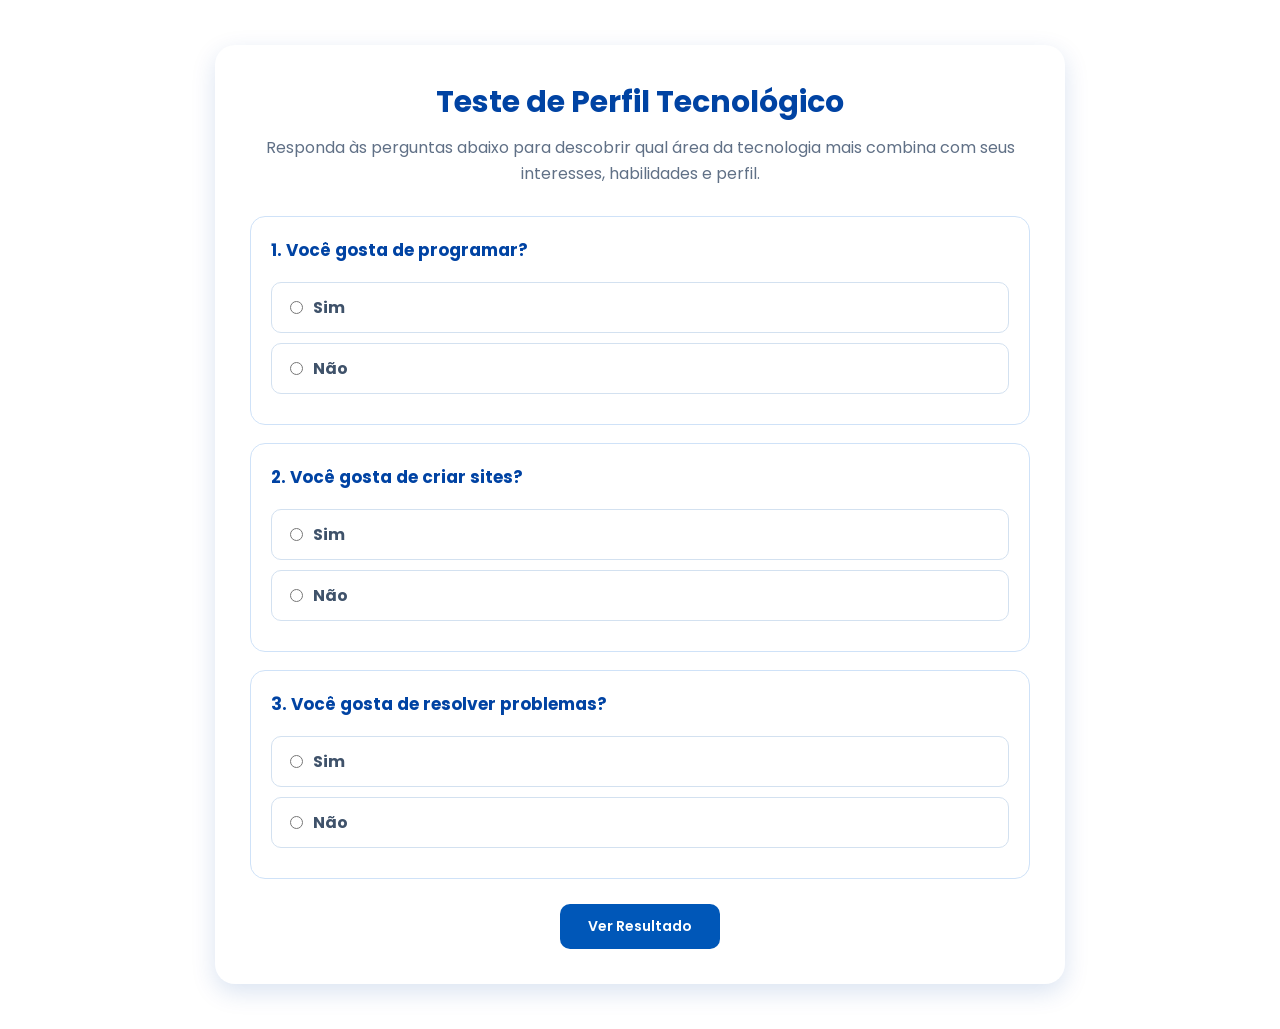
<file: testeperfil.html>
<!DOCTYPE html>
<html lang="pt-BR">

<head>
    <meta charset="UTF-8">
    <meta name="viewport" content="width=device-width, initial-scale=1.0">

    <title>Teste de Perfil Tecnológico</title>

    <link href="https://fonts.googleapis.com/css2?family=Poppins:wght@400;500;600;700&display=swap" rel="stylesheet">

    <link rel="stylesheet" href="css/estilo.css">
    <link rel="stylesheet" href="css/testeperfil.css">
    <link rel="icon" href="img/logo-portal.ico">
</head>

<body>

    <main class="teste-container">

        <h1>Teste de Perfil Tecnológico</h1>

        <p class="subtitulo">Responda às perguntas abaixo para descobrir qual área da tecnologia mais combina com seus interesses, habilidades e perfil.</p>

        <div class="pergunta">
            <h3>1. Você gosta de programar?</h3>

            <label class="opcao">
                <input type="radio" name="pergunta1" value="sim">Sim
            </label>

            <label class="opcao">
                <input type="radio" name="pergunta1" value="nao">Não
            </label>
        </div>

        <div class="pergunta">
            <h3>2. Você gosta de criar sites?</h3>

            <label class="opcao">
                <input type="radio" name="pergunta2" value="sim">Sim
            </label>

            <label class="opcao">
                <input type="radio" name="pergunta2" value="nao">Não
            </label>
        </div>

        <div class="pergunta">
            <h3>3. Você gosta de resolver problemas?</h3>

            <label class="opcao">
                <input type="radio" name="pergunta3" value="sim">Sim
            </label>

            <label class="opcao">
                <input type="radio" name="pergunta3" value="nao">Não
            </label>
        </div>

        <div class="botoes-teste">

            <button type="button" class="btn-resultado" onclick="mostrarResultado()">
            Ver Resultado
            </button>

        </div>

    </main>

    <div class="resultado" id="resultado">

        <div class="resultado-conteudo">

            <div class="resultado-icone">✓</div>

            <h2>Seu Perfil Tecnológico</h2>

            <p id="textoResultado">Seu resultado aparecerá aqui.</p>

            <button type="button" class="btn-voltar" onclick="window.location.href='guiacarreira.html'">Explorar Carreiras</button>

        </div>

    </div>

    <script src="js/script.js"></script>

</body>

</html>
</file>
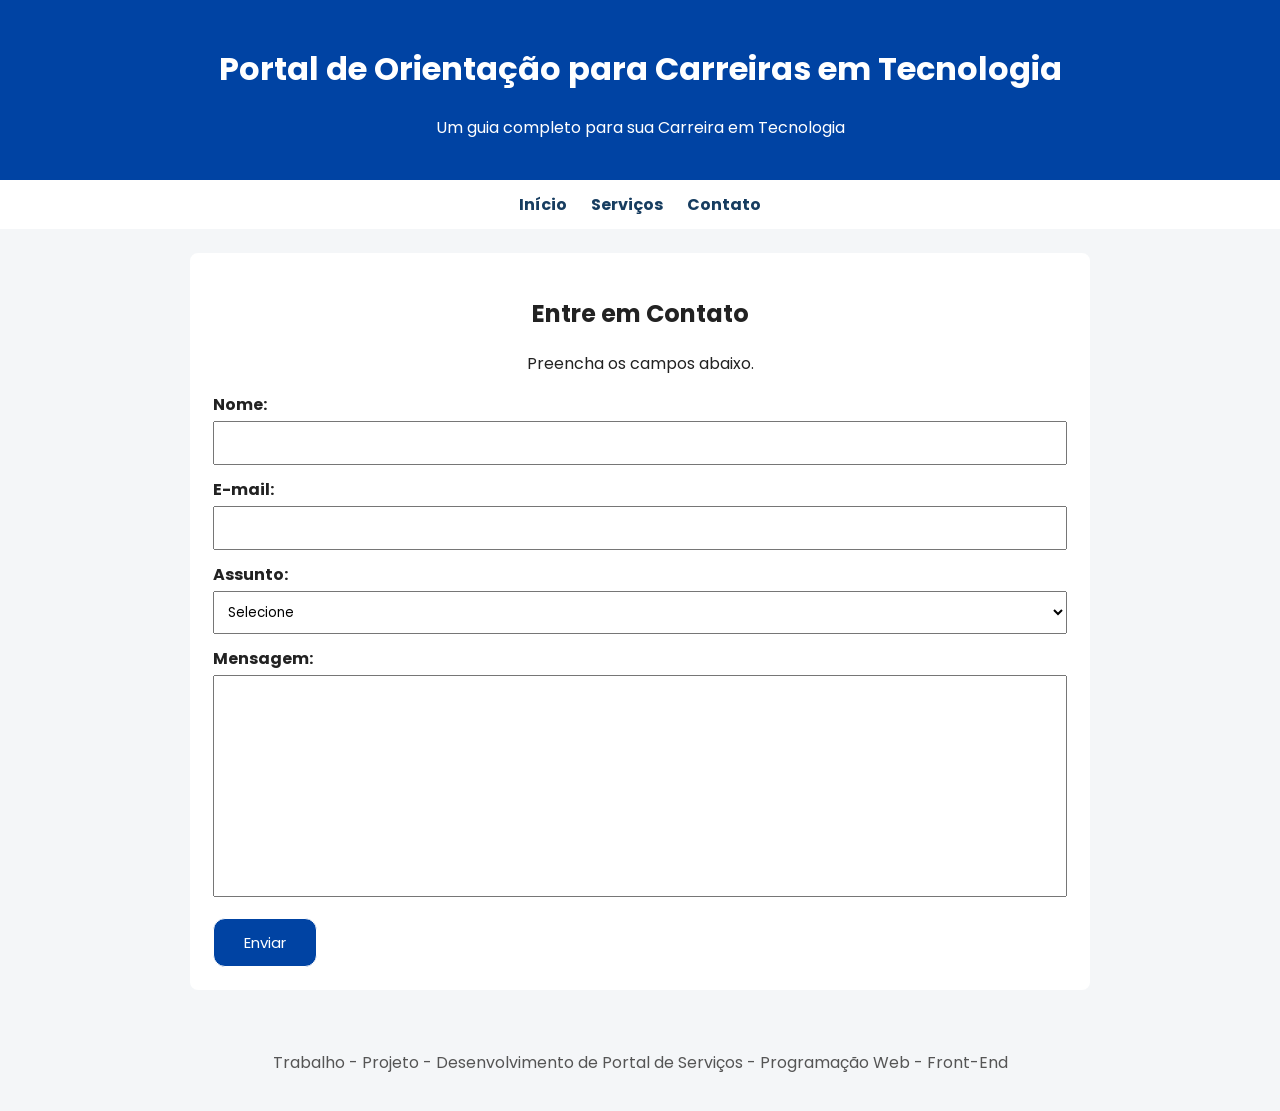
<file: portal-servicos/contato.html>
<!DOCTYPE html>
<html lang="pt-BR">
<head>
    <meta charset="UTF-8">
    <meta name="viewport" content="width=device-width, initial-scale=1.0">
    <link
    href="https://fonts.googleapis.com/css2?family=Poppins:ital,wght@0,100;0,200;0,300;0,400;0,500;0,600;0,700;0,800;0,900;1,100;1,200;1,300;1,400;1,500;1,600;1,700;1,800;1,900&display=swap" rel="stylesheet" />
    <link rel="stylesheet" href="css/estilo.css">
    <title>Contato - Portal de Orientação para Carreiras em Tecnologia</title>
    <link rel = "icon" href="img/logo-portal.ico">

</head>

<body>

    <header>
    
    <h1>Portal de Orientação para Carreiras em Tecnologia</h1>

    <p>Um guia completo para sua Carreira em Tecnologia</p>

    </header>

    <nav>
        <a href="index.html">Início</a>
        <a href="servicos.html">Serviços</a>
        <a href="contato.html">Contato</a>
    </nav>

    <main>

        <section>

            <h2 class="contato">Entre em Contato</h2>

            <p class="contato">Preencha os campos abaixo.</p>

            <form>

                <label for = "nome">Nome:</label>
                <input type = "text" id = "nome" name = "nome" required>

                <label for = "email">E-mail:</label>
                <input type = "email" id = "email" name = "email" required>

                <label for = "assunto">Assunto:</label>

                <select id = "assunto" name = "assunto" required>

                    <option value = "" disabled selected>Selecione</option>
                    <option value = "duvida">Dúvida</option>
                    <option value = "solicitacao">Solicitação</option>
                    <option value = "sugestão">Sugestão</option>

                </select>

                <label for = "mensagem">Mensagem:</label>
                <textarea id = "mensagem" name = "mensagem" rows = "10" required></textarea>

                <button type = "submit">Enviar</button>

            </form>

        </section>

    </main>

    <footer>

        <p>Trabalho - Projeto - Desenvolvimento de Portal de Serviços - Programação Web - Front-End</p>

    </footer>

</body>
</html>
</file>
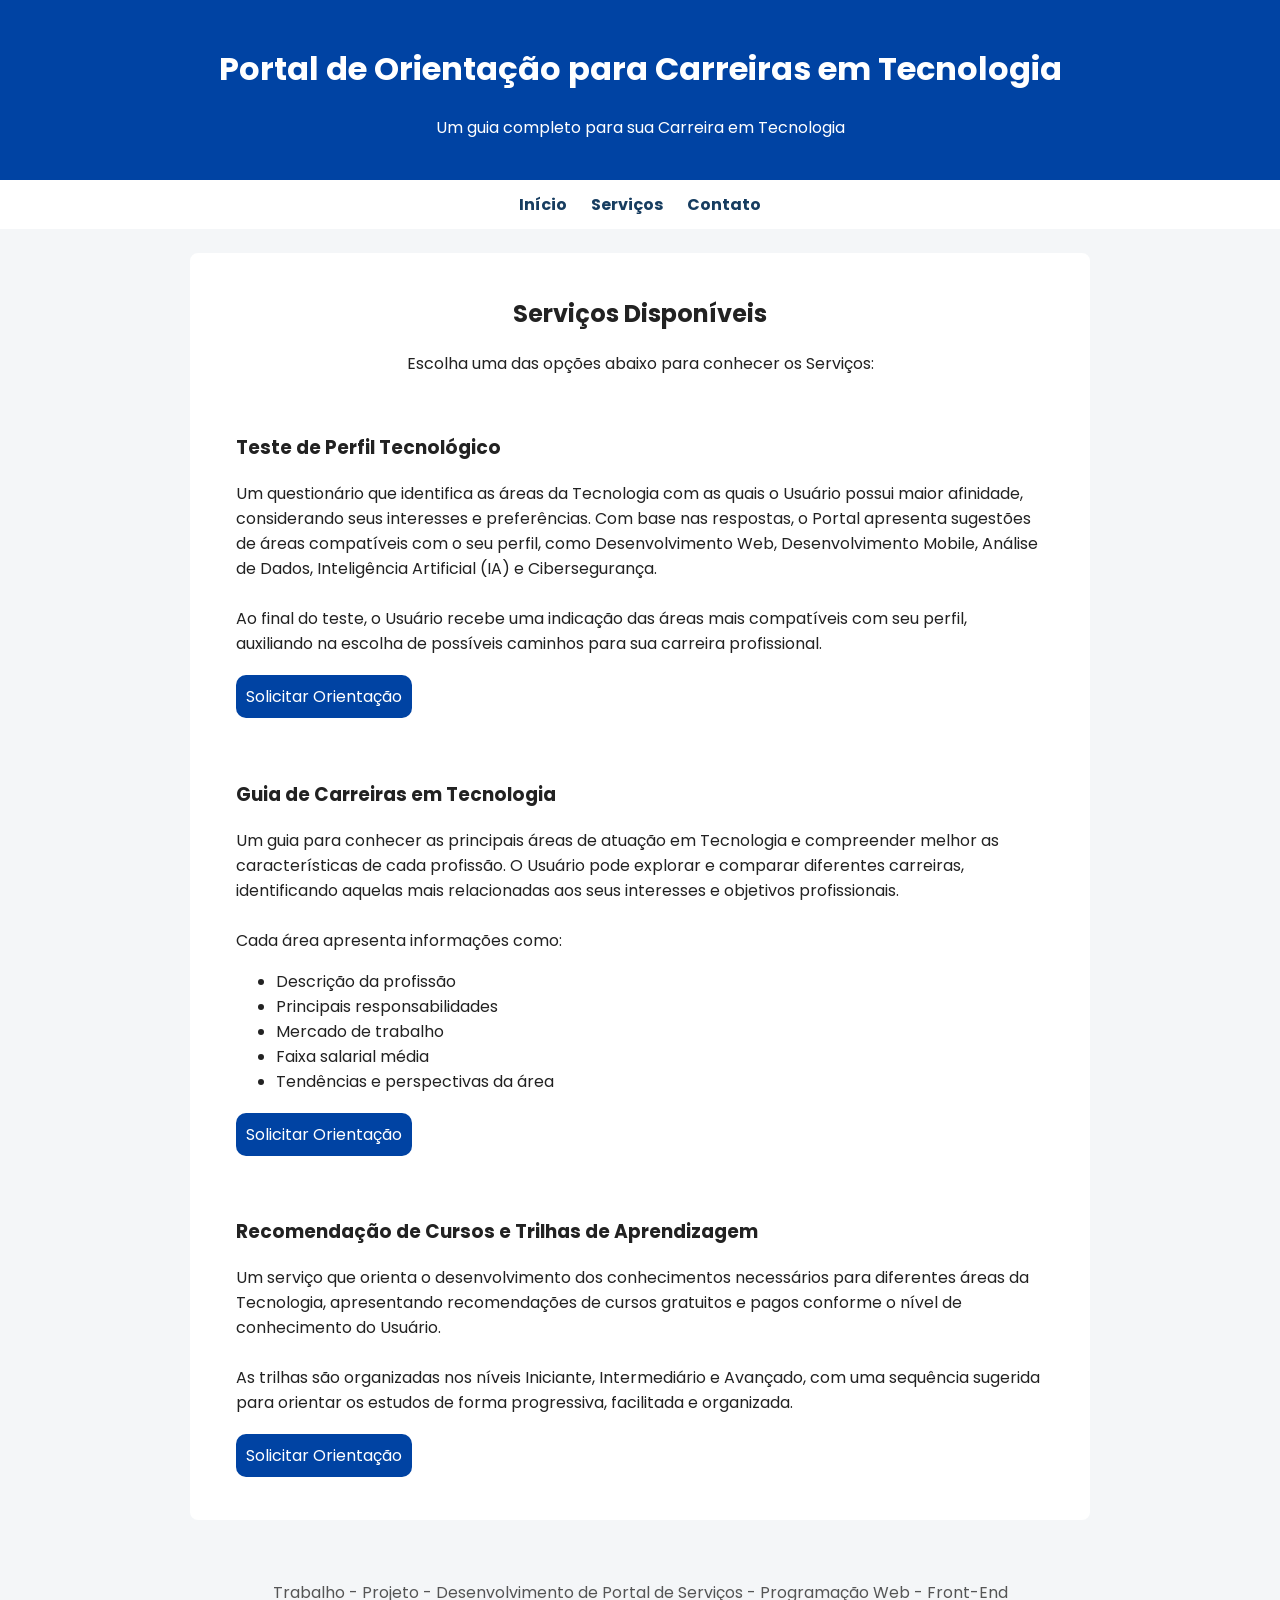
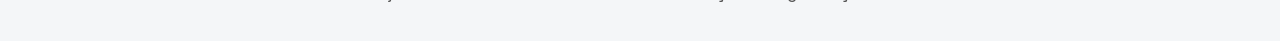
<file: portal-servicos/servicos.html>
<!DOCTYPE html>
<html lang="pt-BR">
<head>
    <meta charset="UTF-8">
    <meta name="viewport" content="width=device-width, initial-scale=1.0">
    <link
    href="https://fonts.googleapis.com/css2?family=Poppins:ital,wght@0,100;0,200;0,300;0,400;0,500;0,600;0,700;0,800;0,900;1,100;1,200;1,300;1,400;1,500;1,600;1,700;1,800;1,900&display=swap" rel="stylesheet" />
    <link rel="stylesheet" href="css/estilo.css">
    <title>Serviços Oferecidos - Portal de Orientação para Carreiras em Tecnologia</title>
    <link rel = "icon" href="img/logo-portal.ico">

</head>

<body>

    <header>
    
    <h1>Portal de Orientação para Carreiras em Tecnologia</h1>

    <p>Um guia completo para sua Carreira em Tecnologia</p>

    </header>

    <nav>
        <a href="index.html">Início</a>
        <a href="servicos.html">Serviços</a>
        <a href="contato.html">Contato</a>
    </nav>

    <main>

        <section>

        <h2 class="servicos">Serviços Disponíveis</h2>
        <p class="servicos">Escolha uma das opções abaixo para conhecer os Serviços:</p>

        <article>

            <h3>Teste de Perfil Tecnológico</h3>
            <p>Um questionário que identifica as áreas da Tecnologia com as quais o Usuário possui maior afinidade, considerando seus interesses e preferências. Com base nas respostas, o Portal apresenta sugestões de áreas compatíveis com o seu perfil, como Desenvolvimento Web, Desenvolvimento Mobile, Análise de Dados, Inteligência Artificial (IA) e Cibersegurança.

            <br><br>Ao final do teste, o Usuário recebe uma indicação das áreas mais compatíveis com seu perfil, auxiliando na escolha de possíveis caminhos para sua carreira profissional.</p>
            <a class="orientacao" href="contato.html">Solicitar Orientação</a>

        </article>

        <article>

            <h3>Guia de Carreiras em Tecnologia</h3>
            <p>Um guia para conhecer as principais áreas de atuação em Tecnologia e compreender melhor as características de cada profissão. O Usuário pode explorar e comparar diferentes carreiras, identificando aquelas mais relacionadas aos seus interesses e objetivos profissionais.

            <br><br>Cada área apresenta informações como:

            <ul>
                <li>Descrição da profissão</li>
                <li>Principais responsabilidades</li>
                <li>Mercado de trabalho</li>
                <li>Faixa salarial média</li>
                <li>Tendências e perspectivas da área</li>
            </ul>

            <a class="orientacao" href="contato.html">Solicitar Orientação</a>

        </article>

        <article>

            <h3>Recomendação de Cursos e Trilhas de Aprendizagem </h3>
            <p>Um serviço que orienta o desenvolvimento dos conhecimentos necessários para diferentes áreas da Tecnologia, apresentando recomendações de cursos gratuitos e pagos conforme o nível de conhecimento do Usuário.

            <br><br>As trilhas são organizadas nos níveis Iniciante, Intermediário e Avançado, com uma sequência sugerida para orientar os estudos de forma progressiva, facilitada e organizada.
            </p>
            <a class="orientacao" href="contato.html">Solicitar Orientação</a>

        </article>

        </section>
    </main>

    <footer>

        <p>Trabalho - Projeto - Desenvolvimento de Portal de Serviços - Programação Web - Front-End</p>

    </footer>

</body>
</html>
</file>
<file: css/estilo.css>
body {
    font-family: Poppins;
    margin: 0px;
    background-color: #f4f6f8;
    color: #222222;
}

header {
    background-color: #0043a3;
    color: white;
    padding: 20px;
    text-align: center;
}

nav {
    background-color: #ffffff;
    text-align: center;
    display: flex;
    justify-content: center;
    gap: 5px;
    padding: 16px;
}

nav a {
    color: #173d60;
    margin: 0 10px;
    text-decoration: none;
    font-weight: bold;
}

nav a:focus-visible {
    outline: 3px solid #8db7ff;
    outline-offset: 3px;
    border-radius: 4px;
}

main {
    width: 90%;
    max-width: 900px;
    margin: 24px auto;
}

section {
    background-color: white;
    padding: 20px;
    margin-bottom: 18px;
    border-radius: 8px;
}

.container-servicos {
    display: grid;
    /* Mantém os cards na mesma grade mesmo quando o filtro retorna apenas um. */
    grid-template-columns: repeat(3, minmax(0, 1fr));
    gap: 24px;
    align-items: stretch;
}

.container-servicos article {
    background-color: white;
    padding: 23px;
    border: 1px solid rgba(221, 221, 221, 0.06);
    border-radius: 15px;
    box-shadow: 0 2px 8px rgba(0, 0, 0, 0.08);
    display: flex;
    flex-direction: column;
    width: 100%;
    min-width: 0;
    box-sizing: border-box;
    min-height: 350px;
    transition: transform 0.2s ease, box-shadow 0.2s ease;
}

.container-servicos article:hover {
    transform: translateY(-3px);
    box-shadow: 0 8px 22px rgba(0, 43, 105, 0.12);
}

.container-servicos article h3 {
    text-align: center;
}

.container-servicos article p {
    line-height: 1.6;
}

.container-servicos article .orientacao {
    margin-top: auto;
    align-self: center;
}

.titulo {
    text-align: center;
}

.servicosdisponiveis {
    padding-bottom: 28px;
}

.servicosdisponiveis label[for="filtroCategoria"] {
    display: block;
    margin-top: 18px;
    margin-bottom: 8px;
    color: #183653;
    font-size: 0.93rem;
    font-weight: 600;
}

/* Filtro personalizado de categorias */
.servicosdisponiveis label[for="botaoFiltroCategoria"] {
    display: block;
    margin-top: 18px;
    margin-bottom: 8px;
    color: #183653;
    font-size: 0.93rem;
    font-weight: 600;
}

.filtro-personalizado {
    position: relative;
    width: 100%;
    z-index: 5;
}

.select-acessivel {
    position: absolute !important;
    width: 1px !important;
    height: 1px !important;
    padding: 0 !important;
    margin: -1px !important;
    overflow: hidden !important;
    clip: rect(0, 0, 0, 0) !important;
    white-space: nowrap !important;
    border: 0 !important;
}

.filtro-seletor {
    display: flex;
    align-items: center;
    justify-content: space-between;
    gap: 14px;
    width: 100%;
    min-height: 48px;
    margin: 0;
    padding: 12px 15px 12px 16px;
    border: 1px solid #d5e0ef;
    border-radius: 12px;
    background: #ffffff;
    color: #193653;
    font-family: Poppins, sans-serif;
    font-size: 0.94rem;
    font-weight: 500;
    line-height: 1.4;
    text-align: left;
    box-shadow: 0 3px 9px rgba(20, 55, 95, 0.06);
    cursor: pointer;
    transition: border-color 0.2s ease, box-shadow 0.2s ease,
        background 0.2s ease;
}

.filtro-seletor:hover {
    border-color: #8bb4ed;
    background: #ffffff;
}

.filtro-seletor:focus-visible,
.filtro-seletor[aria-expanded="true"] {
    border-color: #1764c0;
    outline: none;
    box-shadow: 0 0 0 4px rgba(23, 100, 192, 0.13);
}

.filtro-seta {
    flex: 0 0 18px;
    width: 18px;
    height: 18px;
    fill: none;
    stroke: currentColor;
    stroke-width: 1.8;
    stroke-linecap: round;
    stroke-linejoin: round;
    transition: transform 0.2s ease;
}

.filtro-seletor[aria-expanded="true"] .filtro-seta {
    transform: rotate(180deg);
}

.filtro-opcoes {
    position: absolute;
    top: calc(100% + 8px);
    left: 0;
    right: 0;
    z-index: 20;
    display: grid;
    gap: 4px;
    padding: 7px;
    border: 1px solid #e0e8f2;
    border-radius: 15px;
    background: rgba(255, 255, 255, 0.98);
    box-shadow: 0 14px 35px rgba(20, 47, 83, 0.17),
        0 3px 8px rgba(20, 47, 83, 0.06);
    transform-origin: top center;
    animation: abrirFiltro 0.16s ease-out;
}

.filtro-opcoes[hidden] {
    display: none;
}

.filtro-opcao {
    display: flex;
    align-items: center;
    justify-content: space-between;
    gap: 12px;
    width: 100%;
    min-height: 42px;
    margin: 0;
    padding: 10px 12px;
    border: 1px solid transparent;
    border-radius: 9px;
    background: transparent;
    color: #28445f;
    font-family: Poppins, sans-serif;
    font-size: 0.91rem;
    font-weight: 400;
    line-height: 1.4;
    text-align: left;
    cursor: pointer;
    transition: color 0.16s ease, background 0.16s ease,
        border-color 0.16s ease;
}

.filtro-opcao:hover,
.filtro-opcao:focus-visible {
    border-color: #d8e7fb;
    background: #edf5ff;
    color: #064ca8;
    outline: none;
}

.filtro-opcao.selecionada {
    border-color: #d5e6ff;
    background: #eaf3ff;
    color: #064ca8;
    font-weight: 600;
}

.filtro-opcao svg {
    flex: 0 0 17px;
    width: 17px;
    height: 17px;
    fill: none;
    stroke: currentColor;
    stroke-width: 2;
    stroke-linecap: round;
    stroke-linejoin: round;
    opacity: 0;
}

.filtro-opcao.selecionada svg {
    opacity: 1;
}

@keyframes abrirFiltro {
    from {
        opacity: 0;
        transform: translateY(-5px) scale(0.99);
    }

    to {
        opacity: 1;
        transform: translateY(0) scale(1);
    }
}

@media (prefers-reduced-motion: reduce) {
    .filtro-opcoes {
        animation: none;
    }

    .filtro-seletor,
    .filtro-seta,
    .filtro-opcao {
        transition: none;
    }
}

.servicos {
    padding-top: 15px;
    text-align: center;
}

.contato {
    text-align: center;
}

img {
    display: block;
    max-width: 100%;
    width: 100%;
    height: auto;
    border-radius: 8px;
}

label {
    display: block;
    margin-top: 12px;
    font-weight: bold;
}

input, select, textarea {
    font-family: Poppins;
    width: 100%;
    padding: 10px;
    margin-top: 4px;
    box-sizing: border-box;
    resize: none;
}

button {
    font-size: 15px;
    font-family: Poppins;
    background-color: #0043a3;
    color: #ffffff;
    border: 1px solid #ffffff;
    margin-top: 14px;
    padding: 12px 30px;
    border-radius: 12px;
    cursor: pointer;
}

footer {
    text-align: center;
    padding: 20px;
    color: #555555;
}

.orientacao {
    display: inline-block;
    position: static;
    margin-top: auto;
    font-family: Poppins;
    background-color: #0043a3;
    color: #ffffff;
    border-radius: 10px;
    text-decoration: none;
    padding: 10px 15px;
}

#mensagemFiltro {
    margin: 12px 0 0;
    color: #52657a;
    font-size: 0.9rem;
}

#listaServicos .mensagem-vazia {
    grid-column: 1 / -1;
    width: 100%;
    box-sizing: border-box;
    min-height: 210px;
    padding: 36px 24px;
    display: flex;
    flex-direction: column;
    align-items: center;
    justify-content: center;
    gap: 10px;
    text-align: center;
    background: linear-gradient(135deg, #f4f8ff 0%, #ffffff 100%);
    border: 1px dashed #b9cce6;
    border-radius: 16px;
    color: #183653;
}

#listaServicos .mensagem-vazia::before {
    content: "⌕";
    display: flex;
    align-items: center;
    justify-content: center;
    width: 52px;
    height: 52px;
    margin-bottom: 4px;
    border-radius: 50%;
    background: #e5efff;
    color: #1453a3;
    font-size: 2rem;
    line-height: 1;
}

#listaServicos .mensagem-vazia h3 {
    margin: 0;
    color: #173d60;
    font-size: 1.15rem;
    font-weight: 600;
}

#listaServicos .mensagem-vazia p {
    max-width: 520px;
    margin: 0;
    color: #60738a;
    font-size: 0.95rem;
    line-height: 1.7;
}

/* Ajustes responsivos para manter a grade proporcional. */
@media (max-width: 800px) {
    .container-servicos {
        grid-template-columns: repeat(2, minmax(0, 1fr));
        gap: 18px;
    }
}

@media (max-width: 600px) {
    .container-servicos {
        grid-template-columns: minmax(0, 1fr);
        gap: 16px;
    }

    .container-servicos article {
        min-height: auto;
    }

    #filtroCategoria {
        min-height: 44px;
        font-size: 0.9rem;
    }
}

/* Painel compacto de filtro na página Serviços */
.painel-filtro {
    padding: 14px 18px 12px;
    margin-bottom: 16px;
    border: 1px solid #e3eaf3;
    border-radius: 12px;
    box-shadow: 0 3px 12px rgba(20, 55, 95, 0.045);
}

.titulo-filtro {
    margin: 0 0 10px;
    color: #173d60;
    font-size: 1rem;
    font-weight: 600;
}

.linha-filtro {
    display: grid;
    grid-template-columns: minmax(190px, 300px) minmax(0, 1fr);
    align-items: center;
    column-gap: 14px;
    row-gap: 7px;
}

.painel-filtro label[for="botaoFiltroCategoria"] {
    margin: 0 0 6px;
    color: #52657a;
    font-size: 0.82rem;
    font-weight: 500;
}

.painel-filtro .filtro-personalizado {
    width: 100%;
    max-width: 300px;
}

.painel-filtro .filtro-seletor {
    min-height: 38px;
    padding: 8px 11px;
    gap: 9px;
    border-radius: 9px;
    border-color: #dce5f0;
    background: #ffffff;
    font-size: 0.86rem;
    box-shadow: 0 2px 5px rgba(20, 55, 95, 0.045);
}

.painel-filtro .filtro-seletor:hover {
    background: #ffffff;
    border-color: #8bb4ed;
}

.painel-filtro .filtro-opcoes {
    border-radius: 11px;
    padding: 5px;
    background: #ffffff;
}

.painel-filtro .filtro-opcao {
    min-height: 35px;
    padding: 7px 9px;
    font-size: 0.84rem;
}

.painel-filtro #mensagemFiltro {
    margin: 0;
    font-size: 0.8rem;
    color: #64748b;
}

@media (max-width: 600px) {
    .linha-filtro {
        grid-template-columns: minmax(0, 1fr);
        gap: 6px;
    }

    .painel-filtro .filtro-personalizado {
        max-width: none;
    }
}

/* Filtro compacto dentro da área dos cards de serviços */
.painel-filtro {
    grid-column: 1 / -1;
    display: flex;
    align-items: center;
    gap: 12px;
    width: 100%;
    margin: 0 0 4px;
    padding: 12px 16px;
    background: #ffffff;
    border: 1px solid #e1e8f0;
    border-radius: 10px;
    box-sizing: border-box;
}

.linha-filtro {
    display: flex;
    align-items: center;
    gap: 12px;
    width: 100%;
}

.linha-filtro label {
    flex: 0 0 auto;
    margin: 0;
    color: #183653;
    font-size: 0.84rem;
    font-weight: 500;
}

.painel-filtro .filtro-personalizado {
    width: min(250px, 48%);
}

.painel-filtro .filtro-seletor {
    min-height: 38px;
    padding: 8px 11px;
    border-radius: 8px;
    background: #ffffff;
    font-size: 0.84rem;
}

.painel-filtro #mensagemFiltro {
    margin: 0 0 0 auto;
    color: #64748b;
    font-size: 0.76rem;
    white-space: nowrap;
}

@media (max-width: 640px) {
    .painel-filtro, .linha-filtro {
        align-items: stretch;
        flex-direction: column;
    }
    .painel-filtro .filtro-personalizado { width: 100%; }
    .painel-filtro #mensagemFiltro { margin: 0; white-space: normal; }
}

/* Filtro integrado à área dos cards de serviços */

.catalogo-servicos {
    background: #ffffff;
    border-radius: 12px;
    padding: 17px;
    margin-top: -8px;
    box-sizing: border-box;
}

.catalogo-servicos .painel-filtro {
    display: flex;
    flex-wrap: wrap;
    align-items: center;
    gap: 10px 16px;
    width: 100%;
    padding: 0 0 14px;
    margin: 3 0 18px;
    border: none;
    border-bottom: 0px solid #edf1f6;
    border-radius: 0;
    box-shadow: none;
    background: #ffffff;
    box-sizing: border-box;
}

.catalogo-servicos #rotuloFiltroCategoria {
    flex: 0 0 auto;
    margin: 0;
    color: #38516d;
    font-size: 0.91rem;
    font-weight: 500;
    line-height: 1.5;
}

.catalogo-servicos .linha-filtro {
    display: flex;
    align-items: center;
    flex: 1 1 300px;
    flex-wrap: wrap;
    gap: 10px 14px;
    width: auto;
    min-width: 0;
}

.catalogo-servicos .filtro-personalizado {
    position: relative;
    flex: 0 1 250px;
    width: 250px;
    max-width: 100%;
    min-width: 0;
}

.catalogo-servicos .filtro-seletor {
    display: flex;
    align-items: center;
    justify-content: space-between;
    gap: 10px;
    width: 100%;
    min-height: 38px;
    padding: 8px 11px;
    margin: 0;
    border: 1px solid #dce5f0;
    border-radius: 8px;
    background-color: #ffffff;
    color: #193653;
    font-family: Poppins, sans-serif;
    font-size: 0.88rem;
    line-height: 1.4;
    box-sizing: border-box;
    box-shadow: 0 2px 6px rgba(20, 55, 95, 0.06);
}

.catalogo-servicos .filtro-seletor:hover {
    background-color: #ffffff;
    border-color: #8bb4ed;
}

.catalogo-servicos .filtro-seletor:focus-visible,
.catalogo-servicos .filtro-seletor[aria-expanded="true"] {
    outline: none;
    border-color: #1764c0;
    box-shadow: 0 0 0 3px rgba(23, 100, 192, 0.12);
}

.catalogo-servicos .filtro-opcoes {
    position: absolute;
    top: calc(100% + 6px);
    left: 0;
    right: 0;
    z-index: 100;
    width: 100%;
    padding: 5px;
    border: 1px solid #e0e8f2;
    border-radius: 10px;
    background: #ffffff;
    box-shadow: 0 8px 20px rgba(20, 47, 83, 0.12);
    box-sizing: border-box;
}

.catalogo-servicos .filtro-opcoes[hidden] {
    display: none;
}

.catalogo-servicos .filtro-opcao {
    min-height: 35px;
    padding: 7px 9px;
    font-size: 0.82rem;
}

.catalogo-servicos #mensagemFiltro {
    flex: 1 1 150px;
    min-width: 0;
    margin: 0;
    color: #718096;
    font-size: 0.82rem;
    line-height: 1.5;
}

.catalogo-servicos .container-servicos {
    margin-top: 0;
}

.popup-overlay {
    position: fixed;
    inset: 0;
    display: none;
    align-items: center;
    justify-content: center;
    padding: 20px;
    background: rgba(15, 23, 42, 0.62);
    backdrop-filter: blur(5px);
    -webkit-backdrop-filter: blur(5px);
    z-index: 9999;
}

.popup-overlay.ativo {
    display: flex;
}

.popup-conteudo {
    position: relative;
    width: 100%;
    max-width: 440px;
    padding: 36px 32px 30px;
    background: linear-gradient(180deg, #ffffff 0%, #f8faff 100%);
    color: #334155;
    border: 1px solid #e2e8f0;
    border-radius: 22px;
    text-align: center;
    box-shadow:
        0 24px 60px rgba(15, 23, 42, 0.22),
        0 6px 18px rgba(15, 23, 42, 0.08);
    animation: aparecerPopup 0.3s ease-out;
}

.popup-conteudo::before {
    display: flex;
    align-items: center;
    justify-content: center;
    width: 64px;
    height: 64px;
    margin: 0 auto 20px;
    border-radius: 50%;
    background: linear-gradient(135deg, #dbeafe, #e0e7ff);
    color: #3156a6;
    font-size: 32px;
    font-weight: 700;
    box-shadow: 0 5px 14px rgba(49, 86, 166, 0.12);
}

.popup-icone {
    width: 68px;
    height: 68px;
    margin: 0 auto 20px;
    border-radius: 50%;
    display: flex;
    align-items: center;
    justify-content: center;
    font-size: 38px;
    font-weight: bold;
    color: #c62828;
    background-color: #fde8e8;
}

.popup-icone.sucesso {
    color: #315bb3;
    background-color: #dce8ff;
}

.popup-conteudo h2 {
    margin: 0 0 14px;
    color: #1e293b;
    font-size: 25px;
    font-weight: 700;
    line-height: 1.3;
    letter-spacing: -0.5px;
}

.popup-conteudo p {
    margin: 0 0 28px;
    color: #64748b;
    font-size: 16px;
    font-weight: 400;
    line-height: 1.8;
    overflow-wrap: anywhere;
}

.popup-conteudo button {
    display: inline-flex;
    align-items: center;
    justify-content: center;
    min-width: 160px;
    padding: 13px 26px;
    border: none;
    border-radius: 12px;
    background: linear-gradient(135deg, #3156a6, #4169c1);
    color: #ffffff;
    font-family: inherit;
    font-size: 15px;
    font-weight: 600;
    letter-spacing: 0.2px;
    cursor: pointer;
    box-shadow: 0 5px 12px rgba(49, 86, 166, 0.22);
    transition:
        transform 0.2s ease,
        box-shadow 0.2s ease,
        background 0.2s ease;
}

.popup-conteudo button:hover {
    background: linear-gradient(135deg, #26478e, #3156a6);
    transform: translateY(-2px);
    box-shadow: 0 8px 18px rgba(49, 86, 166, 0.3);
}

.popup-conteudo button:active {
    transform: translateY(0);
    box-shadow: 0 3px 8px rgba(49, 86, 166, 0.2);
}

.popup-conteudo button:focus-visible {
    outline: 3px solid #93c5fd;
    outline-offset: 4px;
}

@keyframes aparecerPopup {
    from {
        opacity: 0;
        transform: translateY(18px) scale(0.97);
    }

    to {
        opacity: 1;
        transform: translateY(0) scale(1);
    }
}

@media (max-width: 480px) {
    .popup-conteudo {
        padding: 30px 22px 24px;
        border-radius: 18px;
    }

    .popup-conteudo h2 {
        font-size: 22px;
    }

    .popup-conteudo p {
        font-size: 15px;
    }

    .popup-conteudo::before {
        width: 56px;
        height: 56px;
        font-size: 28px;
    }
}

@media (prefers-reduced-motion: reduce) {
    .popup-conteudo,
    .popup-conteudo button {
        animation: none;
        transition: none;
    }
}


/* Permite posicionar a estrela dentro do card */
.card-servico {
    position: relative;
}

/* Botão da estrela */
.botao-favorito {
    position: absolute;
    top: 14px;
    right: 14px;
    width: 44px;
    height: 44px;

    display: flex;
    align-items: center;
    justify-content: center;

    border: 1px solid #e2e8f0;
    border-radius: 50%;
    background: #ffffff;
    color: #94a3b8;

    cursor: pointer;
    transition:
        color 0.2s ease,
        background 0.2s ease,
        transform 0.2s ease,
        box-shadow 0.2s ease;
}

.botao-favorito:hover {
    background: #fff8e1;
    color: #e6a700;
    transform: scale(1.08);
}

.botao-favorito:focus-visible {
    outline: 3px solid #93c5fd;
    outline-offset: 3px;
}

/* Estrela */
.botao-favorito .estrela {
    font-size: 27px;
    line-height: 1;
    color: #94a3b8;
    transition: color 0.2s ease;
}

/* Estrela selecionada: preenchida e dourada */
.botao-favorito.selecionado {
    background: #fff4cc;
    border-color: #f2c94c;
    box-shadow: 0 3px 10px rgba(230, 167, 0, 0.16);
}

.botao-favorito.selecionado .estrela {
    color: #e6a700;
}

/* Fundo do pop-up */
.popup-overlay {
    position: fixed;
    inset: 0;
    z-index: 9999;

    display: none;
    align-items: center;
    justify-content: center;

    padding: 20px;
    background: rgba(15, 23, 42, 0.62);
    backdrop-filter: blur(5px);
}

.popup-overlay.ativo {
    display: flex;
}

/* Cartão do pop-up */
.popup-conteudo {
    width: 100%;
    max-width: 480px;
    padding: 34px 28px;

    text-align: center;
    background: linear-gradient(145deg, #ffffff, #f7f9ff);
    border: 1px solid #e2e8f0;
    border-radius: 22px;

    box-shadow: 0 24px 70px rgba(15, 23, 42, 0.25);
    animation: aparecerPopupFavorito 0.25s ease-out;
}

/* Estrela decorativa no pop-up */
.popup-icone-favorito {
    display: flex;
    align-items: center;
    justify-content: center;

    width: 66px;
    height: 66px;
    margin: 0 auto 18px;

    border-radius: 50%;
    background: #fff1bd;
    color: #d99a00;

    font-size: 36px;
}

.popup-conteudo h2 {
    margin: 0 0 14px;
    color: #1e293b;
    font-size: 25px;
}

.popup-conteudo p {
    margin: 0 0 26px;
    color: #64748b;
    font-size: 16px;
    line-height: 1.7;
    overflow-wrap: anywhere;
}

#fecharPopupFavorito {
    min-width: 150px;
    padding: 14px 24px;

    border: none;
    border-radius: 12px;

    background: linear-gradient(135deg, #315bb3, #416bc9);
    color: #ffffff;

    font-size: 15px;
    font-weight: 600;
    cursor: pointer;

    box-shadow: 0 5px 12px rgba(49, 91, 179, 0.2);
    transition: transform 0.2s ease, box-shadow 0.2s ease;
}

#fecharPopupFavorito:hover {
    transform: translateY(-2px);
    box-shadow: 0 8px 18px rgba(49, 91, 179, 0.28);
}

#fecharPopupFavorito:focus-visible {
    outline: 3px solid #93c5fd;
    outline-offset: 3px;
}

@keyframes aparecerPopupFavorito {
    from {
        opacity: 0;
        transform: translateY(10px) scale(0.97);
    }

    to {
        opacity: 1;
        transform: translateY(0) scale(1);
    }
}

@media (max-width: 480px) {
    .popup-conteudo {
        padding: 28px 20px;
    }

    .popup-conteudo h2 {
        font-size: 22px;
    }
}

@media (prefers-reduced-motion: reduce) {
    .popup-conteudo {
        animation: none;
    }

    .botao-favorito,
    .botao-favorito .estrela,
    #fecharPopupFavorito {
        transition: none;
    }
}

@media (max-width: 600px) {
    .catalogo-servicos {
        padding: 12px;
    }

    .catalogo-servicos .painel-filtro {
        align-items: stretch;
        flex-direction: column;
        gap: 10px;
    }

    .catalogo-servicos .linha-filtro {
        align-items: stretch;
        flex-direction: column;
        flex: 1 1 auto;
        gap: 8px;
    }

    .catalogo-servicos .filtro-personalizado {
        width: 100%;
        max-width: none;
        flex: 1 1 auto;
    }

    .catalogo-servicos #mensagemFiltro {
        flex: 1 1 auto;
    }
}


/* Ajustes finais das estrelas dos serviços favoritos */
.container-servicos article.card-servico {
    position: relative;
    padding-top: 66px;
    overflow: visible;
}

.container-servicos article.card-servico > .botao-favorito {
    position: absolute;
    top: 14px;
    right: 14px;
    z-index: 2;
    display: inline-flex;
    align-items: center;
    justify-content: center;
    width: 42px;
    height: 42px;
    min-width: 42px;
    padding: 0;
    margin: 0;
    border: 1px solid #dbe4f0;
    border-radius: 50%;
    background: #fff;
    color: #7b8ba3;
    box-shadow: 0 2px 7px rgba(24, 54, 83, 0.08);
    cursor: pointer;
    line-height: 1;
    transform: none;
}

.container-servicos article.card-servico > .botao-favorito .estrela {
    display: block;
    font-family: Arial, sans-serif;
    font-size: 27px;
    line-height: 1;
    color: #8b9bb0;
}

.container-servicos article.card-servico > .botao-favorito:hover {
    background: #fff9e8;
    border-color: #e8bd45;
    box-shadow: 0 4px 12px rgba(180, 130, 0, 0.16);
}

.container-servicos article.card-servico > .botao-favorito:hover .estrela {
    color: #d89c00;
}

.container-servicos article.card-servico > .botao-favorito.selecionado {
    background: #fff3c4;
    border-color: #e6b72e;
    box-shadow: 0 3px 10px rgba(180, 130, 0, 0.18);
}

.container-servicos article.card-servico > .botao-favorito.selecionado .estrela {
    color: #d99a00;
}

.container-servicos article.card-servico > .botao-favorito:focus-visible {
    outline: 3px solid #8db7ff;
    outline-offset: 3px;
}

.container-servicos article.card-servico > h3 {
    margin-top: 0;
    padding: 0 8px;
}

@media (max-width: 600px) {
    .container-servicos article.card-servico {
        padding-top: 64px;
    }
}


/* Ajuste final: estrelas sem borda ou círculo ao redor */
.container-servicos article.card-servico > .botao-favorito {
    border: none !important;
    outline: none;
    border-radius: 0;
    background: transparent !important;
    box-shadow: none !important;
    width: 42px;
    height: 42px;
    min-width: 42px;
    padding: 0;
}

.container-servicos article.card-servico > .botao-favorito:hover {
    border: none !important;
    background: transparent !important;
    box-shadow: none !important;
    transform: scale(1.12);
}

.container-servicos article.card-servico > .botao-favorito.selecionado {
    border: none !important;
    background: transparent !important;
    box-shadow: none !important;
}

.container-servicos article.card-servico > .botao-favorito:focus-visible {
    outline: 2px solid #8db7ff;
    outline-offset: 3px;
    border-radius: 6px;
}
</file>
<file: portal-servicos/css/estilo.css>
body {
    font-family: Poppins;
    margin: 0px;
    background-color: #f4f6f8;
    color: #222222;
}

header {
    background-color: #0043a3;
    color: white;
    padding: 24px;
    text-align: center;
}

nav {
    background-color: #ffffff;
    padding: 12px;
    text-align: center;
}

nav a {
    color: #173d60;
    margin: 0 10px;
    text-decoration: none;
    font-weight: bold;
}

main {
    width: 90%;
    max-width: 900px;
    margin: 24px auto;
}

section, article {
    background-color: white;
    padding: 20px;
    margin-bottom: 18px;
    border: 3px solid white;
    border-radius: 8px;
}

.titulo {
    text-align: center;
}

.servicos {
    text-align: center;
}

.contato {
    text-align: center;
}

.informacoes {
    padding-bottom: 47px;
}

img {
    max-width: 100%;
    height: 550px;
    width: 900px;
    border-radius: 8px;
}

label {
    display: block;
    margin-top: 12px;
    font-weight: bold;
}

input, select, textarea {
    font-family: Poppins;
    width: 100%;
    padding: 10px;
    margin-top: 4px;
    box-sizing: border-box;
    resize: none;
}

button {
    font-size: 15px;
    font-family: Poppins;
    background-color: #0043a3;
    color: #ffffff;
    border: 1px solid #ffffff;
    margin-top: 14px;
    padding: 12px 30px;
    border-radius: 12px;
    cursor: pointer;
}

footer {
    text-align: center;
    padding: 20px;
    color: #555555;
}

.orientacao {
    position: relative;
    top: 12px;
    font-family: Poppins;
    background-color: #0043a3;
    color: #ffffff;
    border-radius: 10px;
    text-decoration: none;
    padding: 10px;
}
</file>
<file: css/cursotrilha.css>
* {
    box-sizing: border-box;
}

html {
    scroll-behavior: smooth;
}

body {
    background: #f4f7fb;
    color: #26384f;
}

/* Cabeçalho */

.cabecalho-cursos {
    padding: 65px 20px;
    background:
        radial-gradient(
            circle at 85% 20%,
            rgba(255, 255, 255, 0.14),
            transparent 30%
        ),
        linear-gradient(
            135deg,
            #003b91,
            #0066cc
        );
    color: #ffffff;
    text-align: center;
}

.cabecalho-cursos-conteudo {
    max-width: 900px;
    margin: auto;
}

.etiqueta-cursos {
    display: inline-block;
    margin-bottom: 15px;
    padding: 7px 14px;
    border: 1px solid rgba(255, 255, 255, 0.35);
    border-radius: 30px;
    font-size: 13px;
    font-weight: 700;
    letter-spacing: 1.5px;
}

.cabecalho-cursos h1 {
    margin: 0;
    font-size: clamp(32px, 5vw, 52px);
    line-height: 1.15;
}

.cabecalho-cursos h1 span {
    color: #8bd4ff;
}

.cabecalho-cursos p {
    max-width: 700px;
    margin: 20px auto 0;
    color: #e1efff;
    line-height: 1.8;
}

/* Menu */

.menu-cursos {
    display: flex;
    justify-content: center;
    gap: 5px;
    padding: 16px;
    background: #ffffff;
}

.menu-cursos a {
    margin: 0 10px;
    color: #173d60;
    text-decoration: none;
    font-weight: bold;
}

.menu-cursos a:hover {
    color: #0057b8;
}

/* Conteúdo */

main {
    width: 92%;
    max-width: 1150px;
    margin: 45px auto;
}

/* Introdução */

.introducao-cursos {
    display: grid;
    grid-template-columns: 2fr 1fr;
    align-items: center;
    gap: 30px;
    margin-bottom: 28px;
    padding: 32px;
    background: #ffffff;
    border: 1px solid #e1eaf4;
    border-radius: 20px;
    box-shadow: 0 8px 30px rgba(0, 67, 163, 0.07);
}

.numero-secao {
    display: block;
    margin-bottom: 8px;
    color: #0072ce;
    font-size: 14px;
    font-weight: 700;
    letter-spacing: 2px;
}

.introducao-cursos h2 {
    margin: 0 0 10px;
    color: #173d60;
    font-size: 26px;
}

.introducao-cursos p {
    max-width: 700px;
    margin: 0;
    color: #63748a;
    line-height: 1.7;
}

.destaque-aprendizado {
    display: flex;
    flex-direction: column;
    align-items: center;
    justify-content: center;
    min-height: 170px;
    padding: 25px;
    background: linear-gradient(
        135deg,
        #edf7ff,
        #ffffff
    );
    border: 1px solid #dbeaf7;
    border-radius: 18px;
    text-align: center;
}

.icone-destaque {
    display: flex;
    width: 60px;
    height: 60px;
    align-items: center;
    justify-content: center;
    margin-bottom: 12px;
    background: #dff0ff;
    border-radius: 16px;
    font-size: 30px;
}

.destaque-aprendizado strong {
    color: #173d60;
    font-size: 17px;
}

.destaque-aprendizado span {
    margin-top: 5px;
    color: #718198;
    font-size: 13px;
}

/* Filtros */

.filtros-cursos {
    display: flex;
    flex-direction: column;
    gap: 22px;
    margin-bottom: 20px;
    padding: 25px 28px;
    background: #ffffff;
    border: 1px solid #e1eaf4;
    border-radius: 18px;
}

.filtro-grupo h3 {
    margin: 0 0 12px;
    color: #173d60;
    font-size: 15px;
}

.botoes-filtro {
    display: flex;
    flex-wrap: wrap;
    gap: 8px;
}

.filtro-curso,
.filtro-nivel {
    padding: 9px 14px;
    background: #ffffff;
    border: 1px solid #d5e1ed;
    border-radius: 10px;
    color: #52677e;
    font-family: Poppins, sans-serif;
    font-size: 13px;
    font-weight: 600;
    cursor: pointer;
    transition: 0.2s;
}

.filtro-curso:hover,
.filtro-nivel:hover {
    border-color: #2588d7;
    color: #0057b8;
}

.filtro-curso.ativo,
.filtro-nivel.ativo {
    background: #0057b8;
    border-color: #0057b8;
    color: #ffffff;
}

/* Contador */

.resultado-cursos {
    margin: 20px 0 13px;
    color: #718198;
    font-size: 15px;
}

/* Cards de Cursos */

.lista-cursos {
    display: grid;
    grid-template-columns: repeat(3, minmax(0, 1fr));
    gap: 20px;
}

.card-curso {
    display: flex;
    flex-direction: column;
    min-height: 345px;
    padding: 28px;
    background: #ffffff;
    border: 1px solid #e1eaf4;
    border-radius: 18px;
    box-shadow: 0 5px 18px rgba(0, 67, 163, 0.06);
    transition:
        transform 0.25s,
        box-shadow 0.25s,
        border-color 0.25s;
}

.card-curso:hover {
    transform: translateY(-5px);
    border-color: #b8d9f4;
    box-shadow: 0 15px 30px rgba(0, 67, 163, 0.12);
}

.curso-topo {
    display: flex;
    align-items: center;
    justify-content: space-between;
    margin-bottom: 18px;
}

.icone-curso {
    display: flex;
    width: 52px;
    height: 50px;
    align-items: center;
    justify-content: center;
    background: #eaf5ff;
    border-radius: 15px;
    font-size: 25px;
}

.nivel-curso {
    padding: 6px 9px;
    border-radius: 20px;
    font-size: 11px;
    font-weight: 700;
}

.nivel-curso.iniciante {
    background: #e8f7ef;
    color: #28784b;
}

.nivel-curso.intermediario {
    background: #fff5df;
    color: #996500;
}

.nivel-curso.avancado {
    background: #f1eafd;
    color: #6941a5;
}

.categoria-curso {
    margin-bottom: 6px;
    color: #0072ce;
    font-size: 12px;
    font-weight: 700;
    text-transform: uppercase;
    letter-spacing: 0.5px;
}

.card-curso h3 {
    margin: 0 0 10px;
    color: #173d60;
    font-size: 20px;
}

.card-curso p {
    margin: 0;
    color: #63748a;
    font-size: 14px;
    line-height: 1.7;
}

.informacoes-curso {
    display: flex;
    flex-wrap: wrap;
    gap: 15px;
    margin: 20px 0;
    color: #718198;
    font-size: 12px;
}

.botao-curso {
    width: 100%;
    margin-top: auto;
    padding: 11px;
    background: transparent;
    border: 1px solid #c9dbea;
    border-radius: 10px;
    color: #0057b8;
    font-family: Poppins, sans-serif;
    font-size: 14px;
    font-weight: 600;
    cursor: pointer;
    transition: 0.2s;
}

.botao-curso:hover {
    background: #0057b8;
    border-color: #0057b8;
    color: #ffffff;
}

/* Sem Resultados */

.sem-cursos {
    display: none;
    padding: 60px 20px;
    text-align: center;
}

.sem-cursos.ativo {
    display: block;
}

.sem-cursos div {
    font-size: 40px;
}

.sem-cursos h3 {
    margin: 10px 0 5px;
    color: #173d60;
}

.sem-cursos p {
    color: #718198;
}

/* Trilhas */

.secao-trilhas {
    margin-top: 60px;
}

.titulo-secao {
    margin-bottom: 25px;
}

.titulo-secao h2 {
    margin: 0 0 8px;
    color: #173d60;
    font-size: 27px;
}

.titulo-secao p {
    margin: 0;
    color: #63748a;
    line-height: 1.7;
}

.trilhas {
    display: grid;
    grid-template-columns: repeat(3, minmax(0, 1fr));
    gap: 20px;
}

.card-trilha {
    padding: 28px;
    background: #ffffff;
    border: 1px solid #e1eaf4;
    border-radius: 18px;
    box-shadow: 0 5px 18px rgba(0, 67, 163, 0.06);
}

.icone-trilha {
    display: flex;
    width: 55px;
    height: 55px;
    align-items: center;
    justify-content: center;
    margin-bottom: 15px;
    background: #eaf5ff;
    border-radius: 15px;
    font-size: 27px;
}

.card-trilha h3 {
    margin: 0 0 8px;
    color: #173d60;
}

.card-trilha p {
    margin: 0 0 18px;
    color: #63748a;
    font-size: 14px;
    line-height: 1.7;
}

.etapas-trilha {
    display: flex;
    flex-direction: column;
    gap: 7px;
    margin-bottom: 20px;
}

.etapas-trilha span {
    padding: 8px 10px;
    background: #f5f8fb;
    border-radius: 7px;
    color: #52677e;
    font-size: 12px;
    font-weight: 600;
}

.botao-trilha {
    width: 100%;
    padding: 10px;
    background: #0057b8;
    border: none;
    border-radius: 10px;
    color: #ffffff;
    font-family: Poppins, sans-serif;
    font-size: 13px;
    font-weight: 600;
    cursor: pointer;
}

.botao-trilha:hover {
    background: #1352a7;
}

/* Próximo Passo */

.proximo-passo {
    display: grid;
    grid-template-columns: minmax(0, 1fr) 200px;
    align-items: center;
    gap: 20px;
    width: 85%;
    max-width: 900px;
    margin: 55px auto 30px;
    padding: 30px 32px;
    background: linear-gradient(
        135deg,
        #ffffff,
        #edf7ff
    );
    border: 1px solid #e1eaf4;
    border-radius: 18px;
    box-shadow: 0 8px 25px rgba(0, 67, 163, 0.07);
}

.proximo-passo h2 {
    margin: 0 0 7px;
    color: #173d60;
    font-size: 22px;
}

.proximo-passo p {
    max-width: 650px;
    margin: 0;
    color: #63748a;
    line-height: 1.7;
}

.botao-destaque {
    display: inline-flex;
    align-items: center;
    justify-content: center;
    padding: 13px 20px;
    background: #0057b8;
    border-radius: 12px;
    color: #ffffff;
    text-decoration: none;
    font-size: 14px;
    font-weight: 600;
    transition: 0.2s;
}

.botao-destaque:hover {
    background: #1352a7;
    transform: translateY(-2px);
}

/* Modais */

.modal-cursos {
    position: fixed;
    inset: 0;
    z-index: 100;
    display: flex;
    align-items: center;
    justify-content: center;
    padding: 20px;
    background: rgba(0, 31, 65, 0.70);
    opacity: 0;
    visibility: hidden;
    pointer-events: none;
    transition: 0.25s;
}

.modal-cursos.ativo {
    opacity: 1;
    visibility: visible;
    pointer-events: auto;
}

.modal-curso-conteudo {
    position: relative;
    width: 100%;
    max-width: 650px;
    max-height: 90vh;
    overflow-y: auto;
    padding: 35px;
    background: #ffffff;
    border-radius: 10px;
    box-shadow: 0 25px 70px rgba(0, 0, 0, 0.25);
    transform: translateY(20px) scale(0.97);
    transition: 0.25s;
    scrollbar-width: thin;
    scrollbar-color: #a0a0a0 transparent;
}

.modal-curso-conteudo::-webkit-scrollbar {
    width: 8px;
}

.modal-curso-conteudo::-webkit-scrollbar-track {
    background: transparent;
}

.modal-curso-conteudo::-webkit-scrollbar-thumb {
    background: #a0a0a0;
    border-radius: 20px;
}

.modal-curso-conteudo::-webkit-scrollbar-thumb:hover {
    background: #858585;
}

.modal-cursos.ativo .modal-curso-conteudo {
    transform: translateY(0) scale(1);
}

.fechar-modal-curso {
    position: absolute;
    top: 18px;
    right: 18px;
    width: 38px;
    height: 38px;
    padding: 0;
    border: none;
    border-radius: 50%;
    background: #eef4f9;
    color: #40556d;
    font-family: Arial, sans-serif;
    font-size: 25px;
    cursor: pointer;
}

.fechar-modal-curso:hover {
    background: #dcebf7;
}

.modal-icone {
    display: flex;
    width: 65px;
    height: 65px;
    align-items: center;
    justify-content: center;
    margin-bottom: 15px;
    background: #eaf5ff;
    border-radius: 17px;
    font-size: 30px;
}

.modal-categoria {
    color: #0072ce;
    font-size: 12px;
    font-weight: 700;
    text-transform: uppercase;
    letter-spacing: 1px;
}

.modal-curso-conteudo h2 {
    margin: 7px 0 12px;
    color: #173d60;
    font-size: 28px;
}

.modal-descricao {
    color: #63748a;
    line-height: 1.7;
}

.detalhes-curso {
    display: grid;
    grid-template-columns: repeat(3, 1fr);
    gap: 12px;
    margin-top: 25px;
}

.detalhe {
    padding: 15px;
    background: #f7faff;
    border: 1px solid #e2edf7;
    border-radius: 12px;
}

.detalhe strong {
    display: block;
    margin-bottom: 5px;
    color: #173d60;
    font-size: 12px;
}

.detalhe span {
    color: #63748a;
    font-size: 13px;
}

.conteudo-curso {
    margin-top: 22px;
}

.conteudo-curso h3 {
    margin-bottom: 8px;
    color: #173d60;
}

.conteudo-curso p {
    margin: 0;
    color: #63748a;
    line-height: 1.7;
}

.botao-modal {
    width: 100%;
    margin-top: 25px;
    padding: 12px;
    border: none;
    border-radius: 10px;
    background: #0057b8;
    color: #ffffff;
    font-family: Poppins, sans-serif;
    font-size: 14px;
    font-weight: 600;
    cursor: pointer;
}

.botao-modal:hover {
    background: #1352a7;
}

.passos-trilha-modal {
    display: flex;
    flex-direction: column;
    gap: 10px;
    margin-top: 25px;
}

.passo-trilha {
    display: flex;
    align-items: center;
    gap: 12px;
    padding: 13px;
    background: #f7faff;
    border: 1px solid #e2edf7;
    border-radius: 10px;
}

.numero-passo {
    display: flex;
    width: 30px;
    height: 30px;
    flex-shrink: 0;
    align-items: center;
    justify-content: center;
    border-radius: 50%;
    background: #0057b8;
    color: #ffffff;
    font-size: 12px;
    font-weight: 700;
}

.passo-trilha span:last-child {
    color: #52677e;
    font-size: 14px;
    font-weight: 600;
}

/* Responsividade */

@media (max-width: 900px) {

    .lista-cursos,
    .trilhas {
        grid-template-columns: repeat(2, minmax(0, 1fr));
    }

    .introducao-cursos {
        grid-template-columns: 1fr;
    }

    .proximo-passo {
        width: 100%;
    }
}

@media (max-width: 650px) {

    main {
        width: 94%;
        margin: 30px auto;
    }

    .cabecalho-cursos {
        padding: 50px 18px;
    }

    .cabecalho-cursos h1 {
        font-size: 32px;
    }

    .menu-cursos {
        flex-wrap: wrap;
    }

    .lista-cursos,
    .trilhas {
        grid-template-columns: 1fr;
    }

    .introducao-cursos,
    .filtros-cursos {
        padding: 22px;
    }

    .proximo-passo {
        grid-template-columns: 1fr;
        padding: 25px;
    }

    .proximo-passo .botao-destaque {
        width: 100%;
    }

    .detalhes-curso {
        grid-template-columns: 1fr;
    }

    .modal-curso-conteudo {
        padding: 28px 20px;
    }

}
</file>
<file: css/guiacarreira.css>
* {
    box-sizing: border-box;
}

html {
    scroll-behavior: smooth;
}

body {
    background: #f4f7fb;
    color: #26384f;
}

/* Cabeçalho */

.cabecalho-guia {
    background:
        radial-gradient(
            circle at 85% 20%,
            rgba(255, 255, 255, 0.14),
            transparent 30%
        ),
        linear-gradient(
            135deg,
            #003b91,
            #0066cc
        );

    color: #ffffff;
    padding: 70px 20px;
    text-align: center;
}

.cabecalho-conteudo {
    max-width: 900px;
    margin: auto;
}

.etiqueta {
    display: inline-block;
    margin-bottom: 15px;
    padding: 7px 14px;
    border: 1px solid rgba(255, 255, 255, 0.35);
    border-radius: 30px;
    font-size: 13px;
    font-weight: 700;
    letter-spacing: 1.5px;
}

.cabecalho-guia h1 {
    margin: 0;
    font-size: clamp(34px, 6vw, 58px);
    line-height: 1.1;
}

.cabecalho-guia h1 span {
    color: #8bd4ff;
}

.cabecalho-guia p {
    max-width: 700px;
    margin: 22px auto 0;
    color: #e1efff;
    line-height: 1.8;
    font-size: 16px;
}

/* Menu */

.menu {
    background-color: #ffffff;
    text-align: center;
    display: flex;
    justify-content: center;
    gap: 5px;
    padding: 16px;
}

.menu a {
    display: inline-block;
    color: #173d60;
    margin: 0 10px;
    text-decoration: none;
    font-weight: bold;
}

/* Conteúdo */

main {
    width: 92%;
    max-width: 1150px;
    margin: 45px auto;
}

/* Introdução */

.introducao {
    display: grid;
    grid-template-columns: 2fr 1fr;
    align-items: center;
    gap: 30px;
    padding: 30px 30px;
    margin-bottom: 28px;
    background: #ffffff;
    border: 1px solid #e1eaf4;
    border-radius: 20px;
    box-shadow: 0 8px 30px rgba(0, 67, 163, 0.07);
}

.introducao .botao-destaque {
    justify-self: center;
}


/* Próximo passo */

.proximo-passo {
    display: grid;
    grid-template-columns: minmax(0, 1fr) 240px;
    align-items: center;
    width: 85%;
    max-width: 900px;
    margin: 40px auto 28px;
    padding: 30px 32px;
    column-gap: 20px;
    background: linear-gradient(
        135deg,
        #ffffff,
        #edf7ff
    );
    border: 1px solid #e1eaf4;
    border-radius: 18px;
    box-shadow: 0 8px 25px rgba(0, 67, 163, 0.07);
}

.proximo-passo .numero-secao {
    margin-bottom: 5px;
}

.proximo-passo h2 {
    margin: 0 0 7px;
}

.proximo-passo p {
    max-width: 620px;
    margin: 0;
}

.proximo-passo .botao-destaque {
    justify-self: center;
    align-self: center;

    width: auto;
    min-width: 118px;

    white-space: nowrap;
}


/* Número da seção */

.numero-secao {
    display: block;
    margin-bottom: 8px;

    color: #0072ce;

    font-size: 14px;
    font-weight: 700;

    letter-spacing: 2px;
}


/* Títulos e textos */

.introducao h2,
.proximo-passo h2 {
    margin: 0 0 10px;

    color: #173d60;

    font-size: 26px;
}

.introducao p,
.proximo-passo p {
    max-width: 700px;
    margin: 0;

    color: #63748a;

    line-height: 1.7;
}


/* Botões */

.botao-destaque {
    display: inline-flex;

    align-items: center;
    justify-content: center;

    gap: 12px;

    flex-shrink: 0;

    padding: 13px 20px;

    background: #0057b8;
    color: #ffffff;

    border-radius: 12px;

    text-decoration: none;

    font-size: 14px;
    font-weight: 600;

    transition:
        transform 0.2s,
        background 0.2s,
        box-shadow 0.2s;
}

.botao-destaque:hover {
    background: #1352a7;

    transform: translateY(-2px);

    box-shadow: 0 8px 20px rgba(0, 87, 184, 0.22);
}

.botao-destaque span {
    font-size: 19px;
}


/* Ferramentas */

.ferramentas {
    display: flex;

    align-items: center;

    gap: 20px;

    margin-bottom: 15px;
}

.campo-busca {
    position: relative;

    flex: 1;
}

.icone-busca {
    position: absolute;
    left: 17px;
    top: 50%;
    transform: translateY(-50%);
    color: #63748a;
    font-size: 25px;
}

.campo-busca input {
    width: 100%;
    height: 50px;
    padding: 0 18px 0 48px;
    border: 1px solid #d5e1ed;
    border-radius: 12px;
    background: #ffffff;
    outline: none;
    font-family: Poppins, sans-serif;
    font-size: 15px;
    transition: 0.2s;
}

.campo-busca input:focus {
    border-color: #2588d7;

    box-shadow:
        0 0 0 4px rgba(37, 136, 215, 0.10);
}


/* Filtros */

.filtros {
    display: flex;

    flex-wrap: wrap;

    gap: 8px;
}

.filtro {
    position: relative;
    top: -5px;
    height: 43px;
    padding: 0 14px;
    background: #ffffff;
    border: 1px solid #d5e1ed;
    border-radius: 10px;
    color: #52677e;
    font-family: Poppins, sans-serif;
    font-size: 13px;
    font-weight: 600;
    cursor: pointer;
    transition: 0.2s;
}

.filtro:hover {
    border-color: #2588d7;

    color: #0057b8;
}

.filtro.ativo {
    background: #0057b8;

    border-color: #0057b8;

    color: #ffffff;
}

/* Contador */

.resultado-busca {
    margin: 20px 0 13px;
    color: #718198;
    font-size: 15px;
}

/* Cards */

.carreiras {
    display: grid;
    grid-template-columns:
        repeat(3, minmax(0, 1fr));
    gap: 20px;
}

.card-carreira {
    position: relative;
    display: flex;
    flex-direction: column;
    min-height: 330px;
    padding: 30px 33px;
    background: #ffffff;
    border: 1px solid #e1eaf4;
    border-radius: 18px;
    box-shadow: 0 5px 18px rgba(0, 67, 163, 0.06);
    transition:
        transform 0.25s,
        box-shadow 0.25s,
        border-color 0.25s;
}

.card-carreira:hover {
    transform: translateY(-5px);
    border-color: #b8d9f4;
    box-shadow: 0 15px 30px rgba(0, 67, 163, 0.12);
}

.card-topo {
    display: flex;
    justify-content: space-between;
    align-items: center;
    margin-bottom: 20px;
}

.icone-carreira {
    display: flex;
    width: 52px;
    height: 50px;
    align-items: center;
    justify-content: center;
    background: #eaf5ff;
    border-radius: 15px;
    font-size: 25px;
}

.nivel {
    padding: 6px 9px;
    background: #f0f6fc;
    border-radius: 20px;
    color: #39709e;
    font-size: 11px;
    font-weight: 700;
}

.card-carreira h3 {
    margin: 0 0 10px;
    color: #173d60;
    font-size: 21px;
}

.card-carreira p {
    margin: 0;
    color: #63748a;
    font-size: 15px;
    line-height: 1.7;
}

/* Habilidades */

.habilidades {
    display: flex;
    flex-wrap: wrap;
    gap: 7px;
    margin: 20px 0;
}

.habilidades span {
    padding: 5px 9px;
    background: #f6f8fa;
    border-radius: 6px;
    color: #63748a;
    font-size: 12px;
    font-weight: 600;
}

/* Botão do Card */

.botao-detalhes {
    width: 100%;
    margin-top: auto;
    padding: 11px;
    background: transparent;
    border: 1px solid #c9dbea;
    border-radius: 10px;
    color: #0057b8;
    font-family: Poppins, sans-serif;
    font-size: 14px;
    font-weight: 600;
    cursor: pointer;
    transition: 0.2s;
}

.botao-detalhes:hover {
    background: #0057b8;

    border-color: #0057b8;

    color: #ffffff;
}

/* Sem Resutados */

.sem-resultados {
    display: none;
    padding: 60px 20px;
    text-align: center;
}

.sem-resultados.ativo {
    display: block;
}

.sem-resultados div {
    font-size: 40px;
}

.sem-resultados h3 {
    margin: 10px 0 5px;

    color: #173d60;
}

.sem-resultados p {
    color: #718198;
}

/* Modal */

.modal {
    position: fixed;
    inset: 0;
    z-index: 100;
    display: flex;
    align-items: center;
    justify-content: center;
    padding: 20px;
    background: rgba(0, 31, 65, 0.70);
    opacity: 0;
    visibility: hidden;
    pointer-events: none;
    transition: 0.25s;
}

.modal.ativo {
    opacity: 1;
    visibility: visible;
    pointer-events: auto;
}

.modal-conteudo {
    position: relative;
    width: 100%;
    max-width: 700px;
    max-height: 90vh;
    overflow-y: auto;
    padding: 35px;
    background: #ffffff;
    border-radius: 22px;
    box-shadow:
        0 25px 70px rgba(0, 0, 0, 0.25);
    transform: translateY(20px) scale(0.97);
    transition: 0.25s;
}

.modal.ativo .modal-conteudo {
    transform: translateY(0) scale(1);
}

.fechar-modal {
    position: absolute;
    top: 18px;
    right: 18px;
    width: 38px;
    height: 38px;
    display: flex;
    align-items: center;
    justify-content: center;
    padding: 0;
    border: none;
    border-radius: 50%;
    background: #eef4f9;
    color: #40556d;
    font-family: Arial, sans-serif;
    font-size: 25px;
    font-weight: 400;
    line-height: 1;
    cursor: pointer;
    appearance: none;
    -webkit-appearance: none;
    box-shadow: none;
}

.fechar-modal:hover {
    background: #dcebf7;
    transform: none;
    box-shadow: none;
}

.modal-icone {
    display: flex;
    width: 65px;
    height: 65px;
    align-items: center;
    justify-content: center;
    margin-bottom: 15px;
    background: #eaf5ff;
    border-radius: 17px;
    font-size: 30px;
}

.modal-categoria {
    color: #0072ce;
    font-size: 12px;
    font-weight: 700;
    text-transform: uppercase;
    letter-spacing: 1px;
}

.modal-conteudo h2 {
    margin: 7px 0 12px;
    color: #173d60;
    font-size: 30px;
}

.modal-descricao {
    color: #63748a;
    line-height: 1.7;
}

.informacoes-carreira {
    display: grid;
    grid-template-columns: repeat(2, minmax(0, 1fr));
    gap: 14px;
    margin-top: 25px;
}

.info {
    padding: 18px;
    background: #f7faff;
    border: 1px solid #e2edf7;
    border-radius: 13px;
}

.info h3 {
    margin: 0 0 7px;
    color: #24587f;
    font-size: 16px;
}

.info p {
    margin: 0;
    color: #63748a;
    font-size: 14px;
    line-height: 1.6;
}

.modal-acoes {
    display: flex;
    justify-content: center;
    margin-top: 25px;
}

/* Rodapé */

footer {
    text-align: center;
    padding: 20px;
    color: #555555;
}

.carreiras:has(+ .sem-resultados.ativo) {
    display: none;
}

/* Responsividade */

@media (max-width: 900px) {

    .carreiras {
        grid-template-columns:
            repeat(2, minmax(0, 1fr));
    }

    .ferramentas {
        flex-direction: column;

        align-items: stretch;
    }

    .filtros {
        justify-content: center;
    }

}


@media (max-width: 650px) {

    .cabecalho-guia {
        padding: 50px 20px;
    }

    .menu {
        position: static;
    }

    .menu a {
        padding: 12px 7px;

        font-size: 12px;
    }

    main {
        width: 94%;

        margin: 25px auto;
    }

    .introducao {
        grid-template-columns: 1fr;

        align-items: flex-start;

        padding: 25px;
    }

    .proximo-passo {
        grid-template-columns: 1fr;

        row-gap: 15px;

        padding: 25px;
    }

    .proximo-passo .botao-destaque {
        width: auto;

        justify-self: start;

        margin-top: 3px;
    }

    .botao-destaque {
        width: 100%;
    }

    .carreiras {
        grid-template-columns: 1fr;
    }

    .informacoes-carreira {
        grid-template-columns: 1fr;
    }

    .modal-conteudo {
        padding: 28px 20px;
    }

    .modal-conteudo h2 {
        font-size: 24px;
    }

}
</file>
<file: css/projetos.css>
.consulta-projetos h2 {
    margin-top: 0;
    color: #173d60;
    text-align: center;
}

.consulta-projetos > p {
    margin: 0 0 8px;
    color: #3d5168;
    line-height: 1.6;
    text-align: center;
}

.form-projetos {
    margin-top: 18px;
}

.campo-pesquisa label {
    color: #183653;
}

.consulta-projetos input[type="text"] {
    border: 1px solid #d5e0ef;
    border-radius: 12px;
    min-height: 48px;
    padding: 12px 16px;
    color: #193653;
    background: #ffffff;
    box-shadow: 0 3px 9px rgba(20, 55, 95, 0.06);
}

.consulta-projetos input[type="text"]::placeholder {
    color: #7b8da3;
}

.consulta-projetos input[type="text"]:focus-visible {
    border-color: #1764c0;
    outline: none;
    box-shadow: 0 0 0 4px rgba(23, 100, 192, 0.13);
}

.consulta-projetos input[type="text"][aria-invalid="true"] {
    border-color: #a33b3b;
}

.ajuda-linguagens,
.preferencia-brasil p {
    margin: 8px 0 0;
    color: #52657a;
    font-size: 0.88rem;
    font-weight: 400;
    line-height: 1.55;
}

.preferencia-brasil {
    margin-top: 16px;
    padding: 14px 16px;
    border: 1px solid #e3eaf3;
    border-radius: 12px;
    background: #f7faff;
}

.preferencia-brasil label {
    display: flex;
    align-items: flex-start;
    gap: 10px;
    margin-top: 0;
    color: #183653;
    font-weight: 600;
    line-height: 1.45;
    cursor: pointer;
}

.consulta-projetos input[type="checkbox"] {
    width: 1.15rem;
    height: 1.15rem;
    margin: 0.15rem 0 0;
    padding: 0;
    accent-color: #0043a3;
    flex: 0 0 auto;
}

.consulta-projetos input[type="checkbox"]:focus-visible {
    outline: 3px solid #8db7ff;
    outline-offset: 3px;
}

.consulta-projetos .form-projetos button {
    border: 1px solid #0043a3;
    background-color: #0043a3;
    transition: background-color 0.2s ease, box-shadow 0.2s ease;
}

.consulta-projetos .form-projetos button:hover {
    background-color: #003688;
    box-shadow: 0 4px 12px rgba(0, 43, 105, 0.18);
}

.consulta-projetos .form-projetos button:focus-visible {
    outline: 3px solid #8db7ff;
    outline-offset: 3px;
}

.consulta-projetos .form-projetos button:disabled {
    opacity: 0.72;
    cursor: wait;
}

#statusProjetos {
    min-height: 1.5em;
    margin: 16px 0 0;
    color: #173d60;
    font-weight: 600;
    line-height: 1.5;
}

#statusProjetos.erro {
    color: #8f1d1d;
}

.grade-projetos {
    display: grid;
    grid-template-columns: repeat(2, minmax(0, 1fr));
    gap: 16px;
    margin-top: 16px;
}

.grade-projetos:empty {
    display: none;
}

.card-projeto {
    display: flex;
    flex-direction: column;
    gap: 10px;
    min-width: 0;
    padding: 18px;
    border: 1px solid #e3eaf3;
    border-radius: 12px;
    background: #ffffff;
    box-shadow: 0 2px 8px rgba(0, 0, 0, 0.08);
}

.card-projeto.com-localizacao-brasileira {
    border-color: #b7dfc4;
    box-shadow: 0 2px 8px rgba(23, 107, 53, 0.08);
}

.card-projeto h3 {
    margin: 0;
    color: #173d60;
    font-size: 1.05rem;
    line-height: 1.35;
    overflow-wrap: anywhere;
}

.descricao-projeto {
    margin: 0;
    color: #334155;
    line-height: 1.55;
}

.card-projeto dl {
    display: grid;
    gap: 6px;
    margin: 0;
}

.card-projeto dl div {
    display: grid;
    grid-template-columns: 7.2rem minmax(0, 1fr);
    gap: 8px;
    align-items: baseline;
}

.card-projeto dt {
    color: #52657a;
    font-size: 0.82rem;
    font-weight: 600;
}

.card-projeto dd {
    margin: 0;
    color: #1f3348;
    font-size: 0.92rem;
    overflow-wrap: anywhere;
}

.card-projeto a {
    align-self: flex-start;
    margin-top: auto;
    padding: 10px 14px;
    border-radius: 10px;
    background-color: #0043a3;
    color: #ffffff;
    font-weight: 600;
    text-decoration: none;
}

.card-projeto a:hover {
    background-color: #003688;
}

.card-projeto a:focus-visible {
    outline: 3px solid #8db7ff;
    outline-offset: 3px;
}

.identificacao-brasileira {
    display: inline-flex;
    align-items: center;
    gap: 6px;
    width: fit-content;
    max-width: 100%;
    margin: 0;
    padding: 6px 10px;
    border-radius: 6px;
    background-color: #e5f5e9;
    color: #176b35;
    font-size: 0.82rem;
    font-weight: 700;
    line-height: 1.35;
}

@media (max-width: 700px) {
    .grade-projetos {
        grid-template-columns: minmax(0, 1fr);
    }

    .consulta-projetos .form-projetos button {
        width: 100%;
    }

    .card-projeto dl div {
        grid-template-columns: minmax(0, 1fr);
        gap: 2px;
    }
}

@media (prefers-reduced-motion: reduce) {
    .consulta-projetos .form-projetos button {
        transition: none;
    }
}

/* Refinamento visual da área de exploração de projetos */
.consulta-projetos {
    position: relative;
    margin-top: 34px;
    padding: clamp(22px, 3.5vw, 38px);
    border: 1px solid #dce7f5;
    border-radius: 20px;
    background: linear-gradient(145deg, #ffffff 0%, #f5f9ff 100%);
    box-shadow: 0 12px 32px rgba(19, 61, 105, 0.09);
}

.consulta-projetos h2 {
    margin-bottom: 8px;
    color: #123e70;
    font-size: clamp(1.45rem, 2.5vw, 1.9rem);
    letter-spacing: -0.035em;
}

.consulta-projetos > p {
    max-width: 720px;
    margin-right: auto;
    margin-left: auto;
}

.form-projetos {
    max-width: 760px;
    margin: 25px auto 0;
    padding: 22px;
    border: 1px solid #e0e9f5;
    border-radius: 16px;
    background: rgba(255, 255, 255, 0.9);
    box-shadow: 0 5px 18px rgba(24, 65, 110, 0.06);
}

.campo-pesquisa label {
    display: block;
    margin-bottom: 9px;
    color: #183653;
    font-weight: 600;
}

.entrada-linguagem {
    display: flex;
    align-items: stretch;
    gap: 9px;
}

.consulta-projetos input[type="text"] {
    flex: 1;
    min-width: 0;
    min-height: 52px;
    border: 1px solid #cbd9eb;
    border-radius: 11px;
    padding: 12px 16px;
    font: inherit;
    transition: border-color .2s ease, box-shadow .2s ease;
}

.botao-ajuda-linguagens {
    display: grid;
    place-items: center;
    flex: 0 0 48px;
    width: 48px;
    min-height: 48px;
    padding: 0 !important;
    border: 1px solid #c9d9ed !important;
    border-radius: 12px;
    background: #edf4ff !important;
    color: #0751a5 !important;
    cursor: pointer;
    top: -5px;
    position: relative;
    transition: background .2s ease, transform .2s ease;
}

.botao-ajuda-linguagens span {
    display: grid;
    place-items: center;
    width: 23px;
    height: 23px;
    border: 2px solid currentColor;
    border-radius: 50%;
    font-size: 15px;
    font-weight: 700;
    line-height: 1;
}

.botao-ajuda-linguagens:hover {
    background: #dceaff !important;
    transform: translateY(-1px);
}

.consulta-projetos .form-projetos > button[type="submit"] {
    display: block;
    width: 100%;
    min-height: 49px;
    margin-top: 17px;
    border-radius: 11px;
    font-size: 1rem;
    font-weight: 700;
    letter-spacing: .01em;
    box-shadow: 0 5px 12px rgba(0, 67, 163, .16);
}

#statusProjetos {
    max-width: 760px;
    margin-right: auto;
    margin-left: auto;
}

.grade-projetos {
    gap: 20px;
    margin-top: 22px;
}

.card-projeto {
    gap: 11px;
    padding: 20px;
    border-color: #dce6f2;
    border-radius: 15px;
    box-shadow: 0 4px 13px rgba(18, 55, 94, .07);
    transition: transform .2s ease, box-shadow .2s ease, border-color .2s ease;
}

.card-projeto:hover {
    transform: translateY(-3px);
    border-color: #b8cfea;
    box-shadow: 0 10px 22px rgba(18, 55, 94, .11);
}

.card-projeto h3 {
    color: #123e70;
    font-size: 1.12rem;
    letter-spacing: -.015em;
}

.card-projeto dl {
    gap: 8px;
    margin-top: 2px;
}

.card-projeto dl div {
    grid-template-columns: 6.5rem minmax(0, 1fr);
    gap: 4px;
}

.card-projeto dt {
    font-size: .86rem;
}

.card-projeto dd {
    display: inline-flex;
    align-items: center;
    gap: 4px;
    font-size: .94rem;
}

.icone-estrela-projeto {
    color: #e6a400;
    font-size: 1.05rem;
    line-height: 1;
    text-shadow: 0 1px 1px rgba(120, 80, 0, .12);
}

.card-projeto a {
    margin-top: 3px;
    border-radius: 10px;
    box-shadow: 0 3px 9px rgba(0, 67, 163, .13);
    transition: background .2s ease, transform .2s ease;
}

.card-projeto a:hover {
    transform: translateY(-1px);
}

/* Pop-up informativo das linguagens */
.popup-linguagens {
    position: fixed;
    z-index: 10000;
    inset: 0;
    display: none;
    align-items: center;
    justify-content: center;
    padding: 20px;
    background: rgba(9, 28, 52, .58);
    backdrop-filter: blur(4px);
}

.popup-linguagens.ativo {
    display: flex;
}

.conteudo-popup-linguagens {
    position: relative;
    width: min(100%, 470px);
    padding: 32px 28px 26px;
    border: 1px solid #e0e9f5;
    border-radius: 19px;
    background: #fff;
    box-shadow: 0 22px 60px rgba(0, 20, 50, .25);
    text-align: center;
    animation: entradaPopupLinguagens .2s ease-out;
}

@keyframes entradaPopupLinguagens {
    from { opacity: 0; transform: translateY(10px) scale(.98); }
    to { opacity: 1; transform: translateY(0) scale(1); }
}

.fechar-popup-linguagens {
    position: absolute;
    top: 10px;
    right: 13px;
    width: 34px;
    height: 34px;
    padding: 0 !important;
    border: 0 !important;
    border-radius: 50%;
    background: #f0f4fa !important;
    color: #52657a !important;
    font-size: 25px;
    line-height: 1;
    cursor: pointer;
}

.icone-popup-linguagens {
    display: grid;
    place-items: center;
    width: 54px;
    height: 54px;
    margin: 0 auto 13px;
    border-radius: 15px;
    background: #eaf2ff;
    color: #0751a5;
    font-size: 1.2rem;
    font-weight: 700;
}

.conteudo-popup-linguagens h2 {
    margin: 0 0 10px;
    color: #123e70;
    font-size: 1.35rem;
}

.conteudo-popup-linguagens p {
    margin: 0;
    color: #42566d;
    font-size: .96rem;
    line-height: 1.7;
}

.conteudo-popup-linguagens .confirmar-popup-linguagens {
    min-width: 135px;
    margin-top: 22px;
    padding: 11px 22px;
    border: 0;
    border-radius: 10px;
    background: #0043a3;
    color: white;
    font-weight: 700;
    cursor: pointer;
}

@media (max-width: 700px) {
    .consulta-projetos { padding: 20px 15px; }
    .form-projetos { padding: 16px; }
    .grade-projetos { grid-template-columns: minmax(0, 1fr); }
    .card-projeto dl div { grid-template-columns: 6.5rem minmax(0, 1fr); gap: 4px; }
}

@media (prefers-reduced-motion: reduce) {
    .card-projeto, .card-projeto a, .botao-ajuda-linguagens { transition: none; }
    .conteudo-popup-linguagens { animation: none; }
}
</file>
<file: css/testeperfil.css>
* {
    box-sizing: border-box;
}

body {
    margin: 0;
    min-height: 100vh;
    font-family: 'Poppins', sans-serif;
    background: white;
    color: #26384f;
}

.teste-container {
    width: 90%;
    max-width: 850px;
    margin: 45px auto;
    padding: 35px;
    background: #ffffff;
    border-radius: 20px;
    box-shadow: 0 8px 25px rgba(0, 67, 163, 0.15);
}

/* Título */
.teste-container h1 {
    margin: 0 0 10px;
    text-align: center;
    color: #0043a3;
    font-size: 30px;
}

.subtitulo {
    margin: 0 0 30px;
    text-align: center;
    color: #607086;
    line-height: 1.6;
}

/* Perguntas */
.pergunta {
    margin-bottom: 18px;
    padding: 20px;
    background: white;
    border: 1px solid #cfe2f8;
    border-radius: 15px;
}

.pergunta h3 {
    margin: 0 0 19px;
    color: #0043a3;
    font-size: 17px;
}

.opcao {
    display: flex;
    align-items: center;
    width: 100%;
    margin: 10px 0;
    padding: 12px 18px;
    background: #ffffff;
    border: 1px solid #d3e1f0;
    border-radius: 10px;
    color: #3f526a;
    cursor: pointer;
    transition: 0.2s;
}

.opcao:hover {
    background: #eaf5ff;
    border-color: #2384d9;
}

.opcao input {
    width: auto;
    margin: 0 10px 0 0;
    accent-color: #1476cc;
}

.opcao:has(input:checked) {
    background: #dfefff;
    border-color: #1476cc;
    color: #0043a3;
}

.botoes-teste {
    display: flex;
    justify-content: center;
    margin-top: 25px;
}

.btn-resultado,
.btn-voltar {
    margin: 0;
    padding: 12px 28px;
    border: none;
    border-radius: 10px;
    font-family: 'Poppins', sans-serif;
    font-size: 14px;
    font-weight: 600;
    cursor: pointer;
    transition: 0.2s;
}

.btn-resultado {
    background: #0057b8;
    color: #ffffff;
}

.btn-resultado:hover {
    background: #0057b8;
    transform: translateY(-3px);
}

.btn-voltar {
    background: #e2eef9;
    color: #004f91;
}

.btn-voltar:hover {
    background: #cfe4f7;
}

.resultado {
    position: fixed;
    inset: 0;
    display: flex;
    justify-content: center;
    align-items: center;
    padding: 20px;
    background: rgba(0, 45, 90, 0.60);
    opacity: 0;
    visibility: hidden;
    pointer-events: none;
    transition: 0.25s;
    z-index: 999;
}

.resultado.ativo {
    opacity: 1;
    visibility: visible;
    pointer-events: auto;
}

.resultado-conteudo {
    width: 90%;
    max-width: 500px;
    padding: 35px;
    background: #ffffff;
    border-radius: 20px;
    text-align: center;
    box-shadow: 0 15px 40px rgba(0, 0, 0, 0.25);
    transform: scale(0.9);
    transition: 0.25s;
}

.resultado.ativo .resultado-conteudo {
    transform: scale(1);
}

.resultado-icone {
    width: 65px;
    height: 65px;
    display: flex;
    align-items: center;
    justify-content: center;
    margin: 0 auto 18px;
    border-radius: 50%;
    background: #0057b8;
    color: #ffffff;
    font-size: 28px;
    font-weight: 700;
}

.resultado-conteudo h2 {
    margin: 0 0 12px;
    color: #0043a3;
}

.resultado-conteudo p {
    margin: 0 0 25px;
    color: #5c6d82;
    line-height: 1.7;
}

/* Celular */
@media (max-width: 600px) {

    .teste-container {
        width: 94%;
        margin: 25px auto;
        padding: 25px 18px;
    }

    .teste-container h1 {
        font-size: 25px;
    }

    .pergunta {
        padding: 17px;
    }

    .btn-resultado {
        width: 100%;
    }

    .resultado-conteudo {
        width: 100%;
        padding: 28px 20px;
    }
}
</file>
